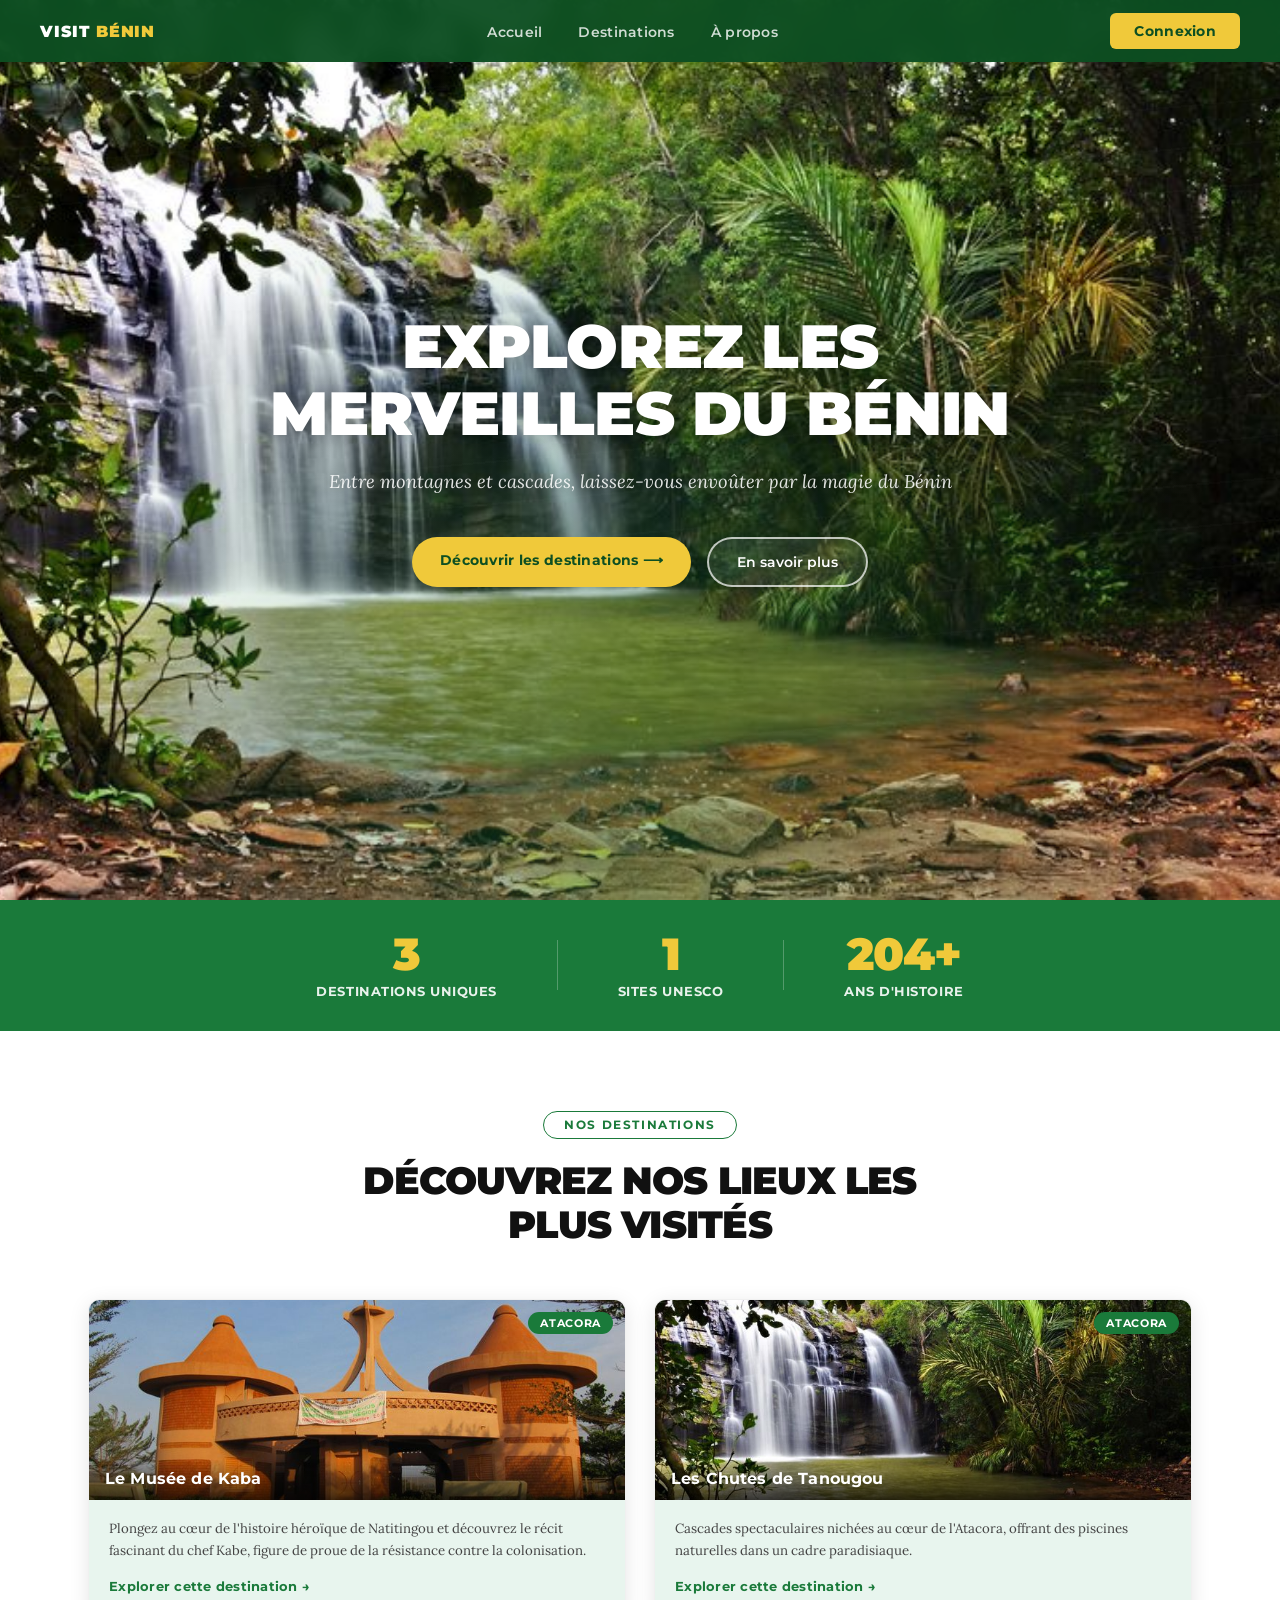
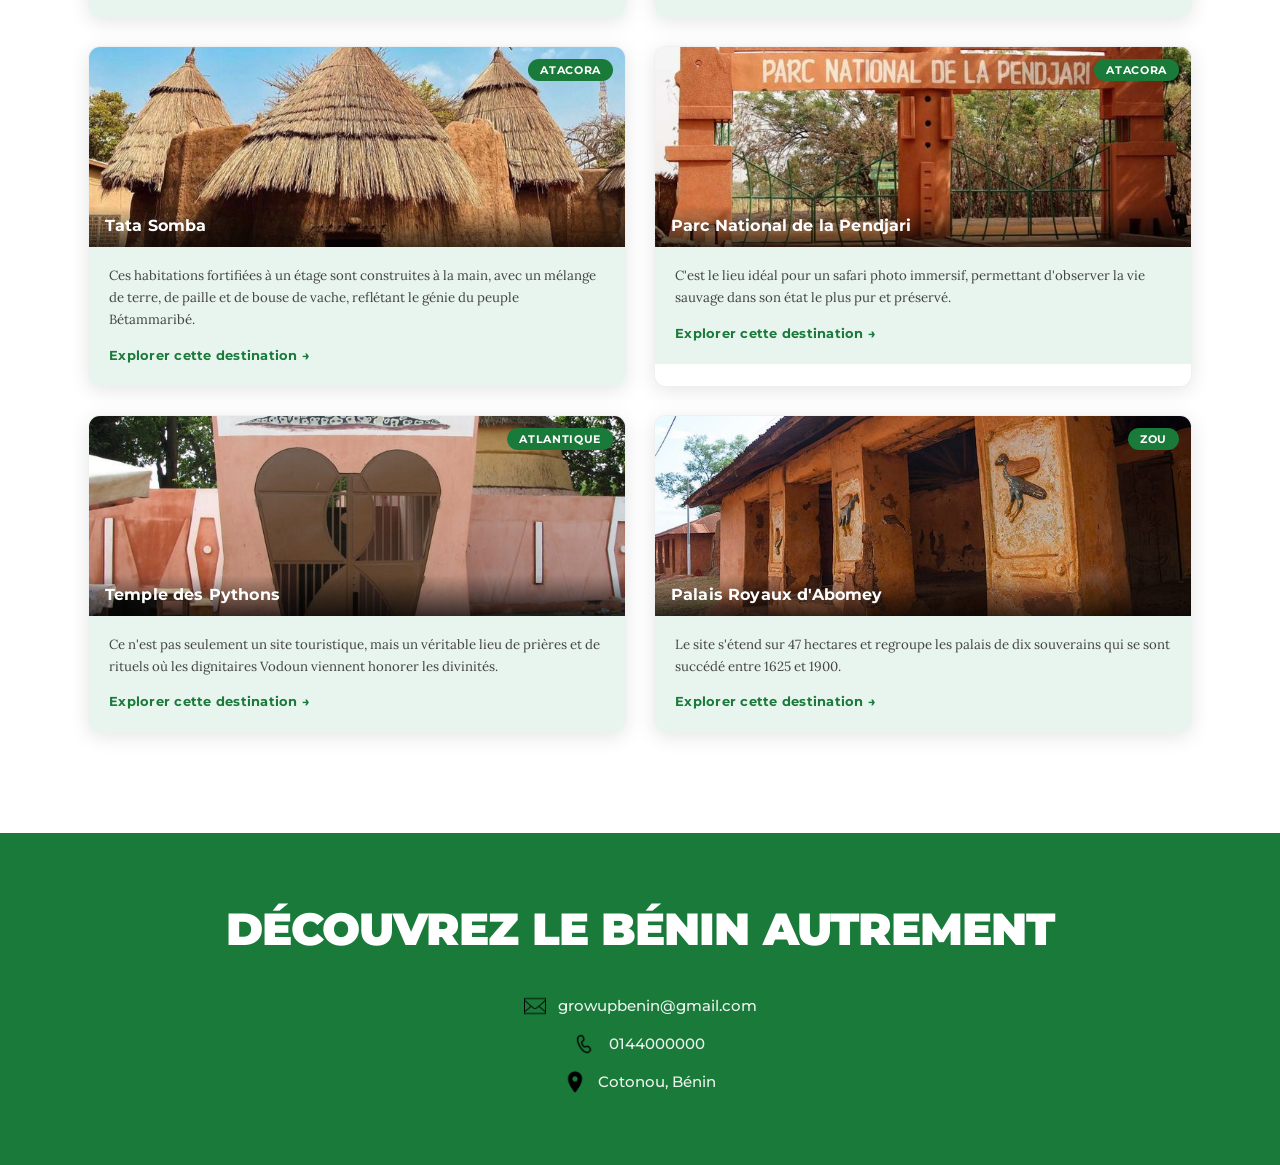
<file: index.html>
<!DOCTYPE html>
<html lang="fr">
<head>
  <meta charset="UTF-8" />
  <meta name="viewport" content="width=device-width, initial-scale=1.0" />
  <title>Grow-Up Bénin – Explorez les Merveilles du Bénin</title>
  <link rel="preconnect" href="https://fonts.googleapis.com" />
  <link rel="preconnect" href="https://fonts.gstatic.com" crossorigin />
  <link href="https://fonts.googleapis.com/css2?family=Montserrat:wght@400;600;700;800;900&family=Lora:ital,wght@0,400;0,600;1,400&display=swap" rel="stylesheet" />
  <link rel="stylesheet" href="style.css" />
</head>
<body>

  
  <nav id="barre-navigation">
    <div class="nav-marque">
      <span class="nav-marque-grow">VISIT</span>
      <span class="nav-marque-benin">BÉNIN</span>
    </div>
    <ul class="nav-liens">
      <li><a href="index.html" class="nav-lien actif">Accueil</a></li>
      <li><a href="destinations.html" class="nav-lien">Destinations</a></li>
      <li><a href="apropos.html" class="nav-lien">À propos</a></li>
    </ul>
    <a href="#contact" class="nav-bouton-contact">Connexion</a>
  </nav>

 
  <section class="section-heros" id="accueil">
   
    <img
      src="images/KOTA FALLS _ Natitingou, Benin _ Places To Visit _.jfif"
      alt="Paysage du Bénin"
      class="heros-image-fond"
    />
    <div class="heros-superposition"></div>
    <div class="heros-contenu">
      <h1 class="heros-titre">EXPLOREZ LES MERVEILLES DU BÉNIN</h1>
      <p class="heros-sous-titre">Entre montagnes et cascades, laissez-vous envoûter par la magie du Bénin</p>
      <div class="heros-boutons">
        <a href="destinations.html" class="bouton-decouvrir">Découvrir les destinations ⟶</a>
        <a href="apropos.html" class="bouton-savoir">En savoir plus</a>
      </div>
    </div>
  </section>

 
  <div class="bande-statistiques">
    <div class="statistique-element">
      <span class="statistique-chiffre" id="stat-destinations">6</span>
      <span class="statistique-etiquette">Destinations Uniques</span>
    </div>
    <div class="statistique-separateur"></div>
    <div class="statistique-element">
      <span class="statistique-chiffre" id="stat-unesco">2</span>
      <span class="statistique-etiquette">Sites UNESCO</span>
    </div>
    <div class="statistique-separateur"></div>
    <div class="statistique-element">
      <span class="statistique-chiffre" id="stat-histoire">400+</span>
      <span class="statistique-etiquette">ans d'histoire</span>
    </div>
  </div>

  <!-- ─── SECTION DESTINATIONS ─── -->
  <section class="section-destinations" id="destinations">
    <div class="destinations-entete apparition">
      <span class="etiquette-pastille">NOS DESTINATIONS</span>
      <h2 class="titre-destinations">DÉCOUVREZ NOS LIEUX LES PLUS VISITÉS</h2>
    </div>

    <div class="grille-destinations">

      <div class="carte-destination apparition">
        <div class="carte-image-conteneur">         
          <img src="images/télécharger.jfif" alt="Le Musée de Kaba" class="carte-image" />
          <span class="carte-region">Atacora</span>
          <div class="carte-titre-superpose">Le Musée de Kaba</div>
        </div>
        <div class="carte-corps">
          <p class="carte-description">Plongez au cœur de l'histoire héroïque de Natitingou et découvrez le récit fascinant du chef Kabe, figure de proue de la résistance contre la colonisation.</p>
          <a href="#" class="carte-lien">Explorer cette destination</a>
        </div>
      </div>

      <div class="carte-destination apparition" style="transition-delay:0.1s">
        <div class="carte-image-conteneur">        
          <img src="images/KOTA FALLS _ Natitingou, Benin _ Places To Visit _.jfif" alt="Les Chutes de Tanougou" class="carte-image" />
          <span class="carte-region">Atacora</span>
          <div class="carte-titre-superpose">Les Chutes de Tanougou</div>
        </div>
        <div class="carte-corps">
          <p class="carte-description">Cascades spectaculaires nichées au cœur de l'Atacora, offrant des piscines naturelles dans un cadre paradisiaque.</p>
          <a href="#" class="carte-lien">Explorer cette destination</a>
        </div>
      </div>

      <div class="carte-destination apparition" style="transition-delay:0.2s">
        <div class="carte-image-conteneur">          
          <img src="images/télécharger (1).jfif" alt="Tata Somba" class="carte-image" />
          <span class="carte-region">Atacora</span>
          <div class="carte-titre-superpose">Tata Somba</div>
        </div>
        <div class="carte-corps">
          <p class="carte-description">Ces habitations fortifiées à un étage sont construites à la main, avec un mélange de terre, de paille et de bouse de vache, reflétant le génie du peuple Bétammaribé.</p>
          <a href="#" class="carte-lien">Explorer cette destination</a>
        </div>
      </div>

      <div class="carte-destination apparition" style="transition-delay:0.3s">
        <div class="carte-image-conteneur">         
          <img src="images/Pendjari National Park_ UNESCO Biosphere Reserve in Africa.jfif" alt="Parc National de la Pendjari" class="carte-image" />
          <span class="carte-region">Atacora</span>
          <div class="carte-titre-superpose">Parc National de la Pendjari</div>
        </div>
        <div class="carte-corps">
          <p class="carte-description">C'est le lieu idéal pour un safari photo immersif, permettant d'observer la vie sauvage dans son état le plus pur et préservé.</p>
          <a href="#" class="carte-lien">Explorer cette destination</a>
        </div>
      </div>

      <div class="carte-destination apparition" style="transition-delay:0.4s">
        <div class="carte-image-conteneur">          
          <img src="images/The Temple of Python in Ouidah.jfif" alt="Temple des Pythons" class="carte-image" />
          <span class="carte-region">Atlantique</span>
          <div class="carte-titre-superpose">Temple des Pythons</div>
        </div>
        <div class="carte-corps">
          <p class="carte-description">Ce n'est pas seulement un site touristique, mais un véritable lieu de prières et de rituels où les dignitaires Vodoun viennent honorer les divinités.</p>
          <a href="#" class="carte-lien">Explorer cette destination</a>
        </div>
      </div>

      <div class="carte-destination apparition" style="transition-delay:0.5s">
        <div class="carte-image-conteneur">
          <img src="images/Benin, West Africa, Abomey, bas-reliefs at agoli-agbo former palace.jfif" alt="Palais Royaux d'Abomey" class="carte-image" />
          <span class="carte-region">Zou</span>
          <div class="carte-titre-superpose">Palais Royaux d'Abomey</div>
        </div>
        <div class="carte-corps">
          <p class="carte-description">Le site s'étend sur 47 hectares et regroupe les palais de dix souverains qui se sont succédé entre 1625 et 1900.</p>
          <a href="#" class="carte-lien">Explorer cette destination</a>
        </div>
      </div>

    </div>
  </section>


  <section class="section-contact" id="contact">
    <div class="contact-contenu apparition">
      <h2 class="contact-titre">DÉCOUVREZ LE BÉNIN AUTREMENT</h2>
      <div class="contact-infos">
        <div class="contact-ligne">
          <img src="images/icons8-mail-50.png" alt="email" class="contact-icone" />
          <span>growupbenin@gmail.com</span>
        </div>
        <div class="contact-ligne">
          <img src="images/icons8-phone-call-48.png" alt="email" class="contact-icone" />
          <span>0144000000</span>
        </div>
        <div class="contact-ligne">
          <img src="images/icons8-location-50.png" alt="email" class="contact-icone" />
          <span>Cotonou, Bénin</span>
        </div>
      </div>
    </div>
  </section>

  <script src="script.js"></script>
</body>
</html>
</file>
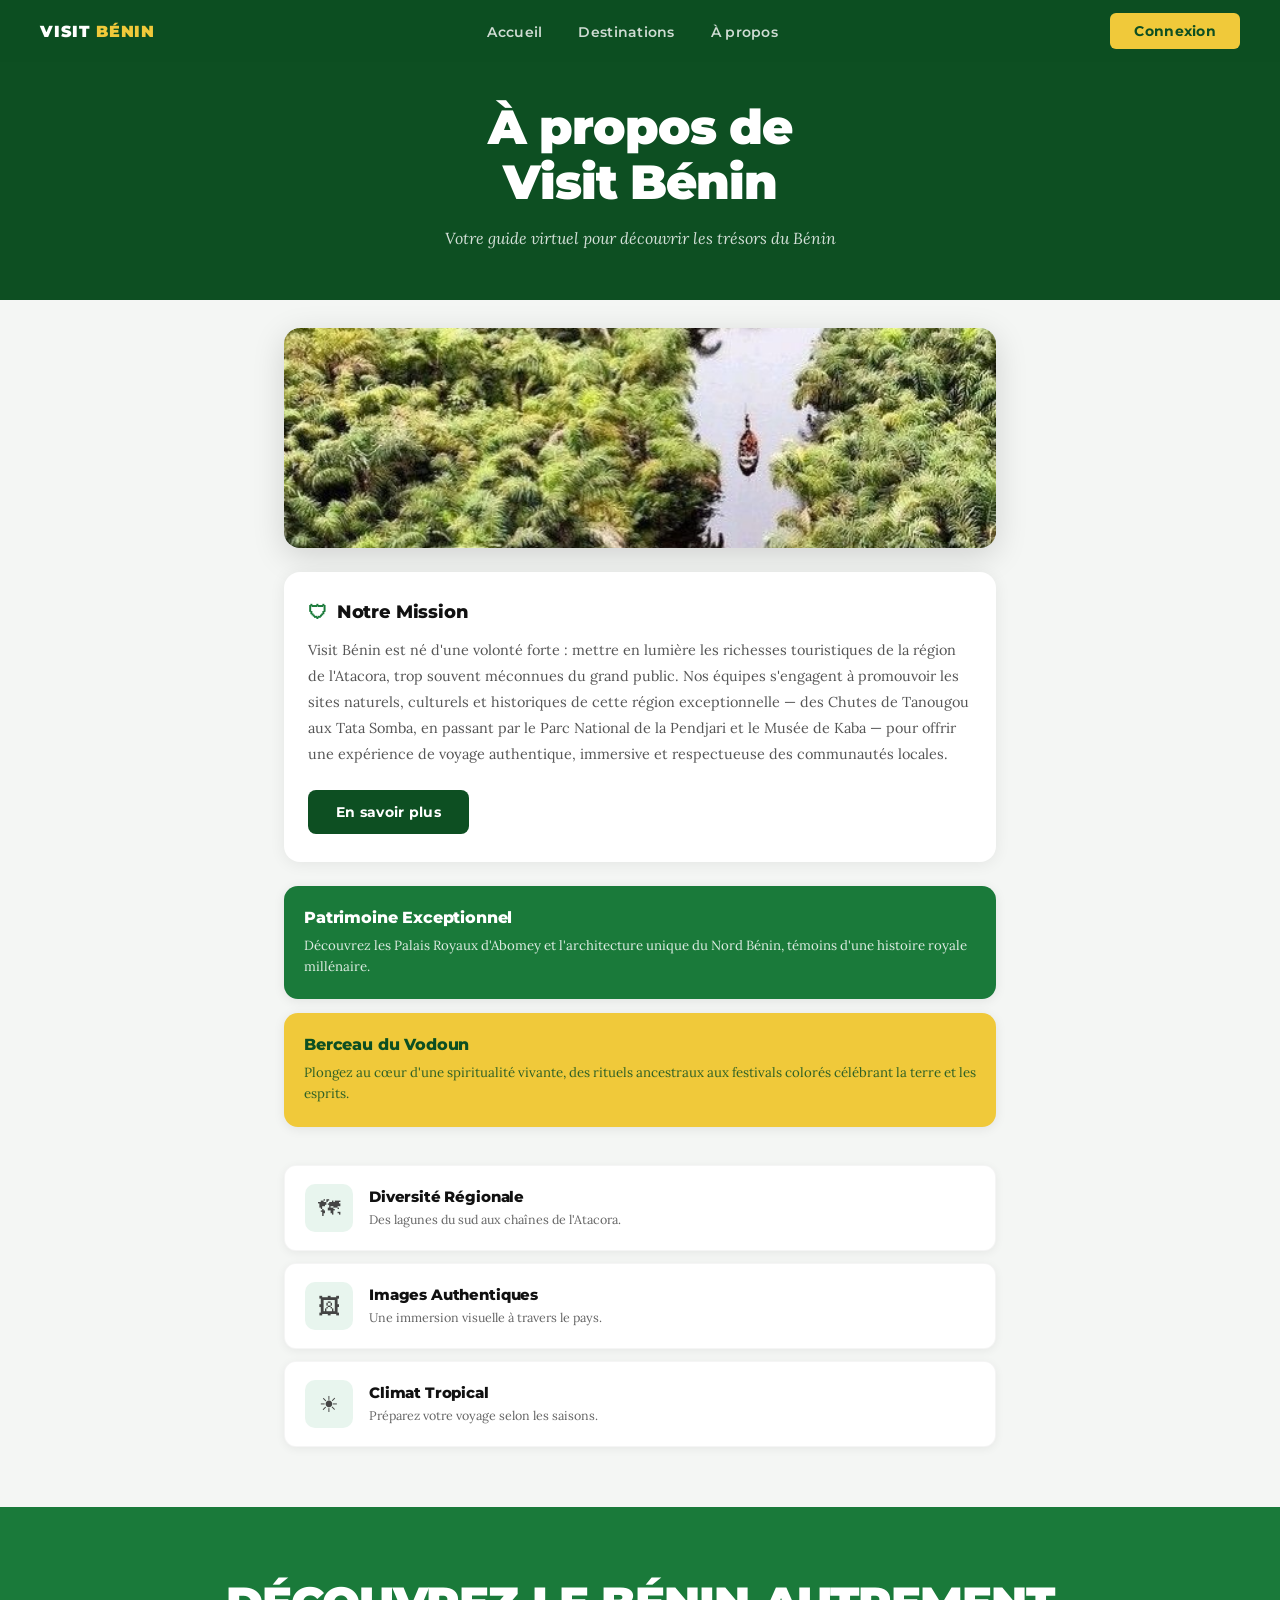
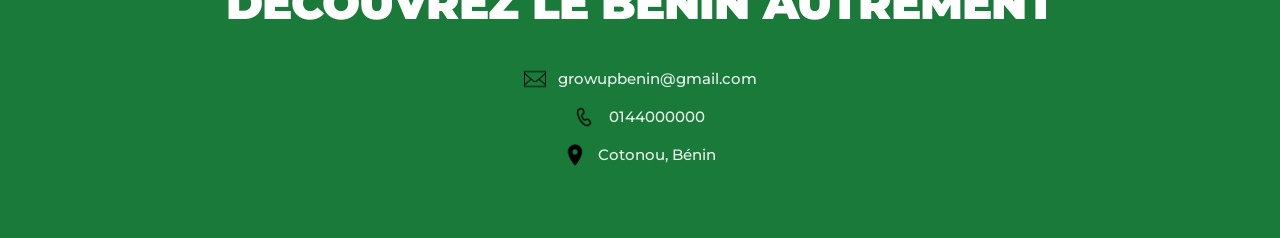
<file: apropos.html>
<!DOCTYPE html>
<html lang="fr">
<head>
  <meta charset="UTF-8" />
  <meta name="viewport" content="width=device-width, initial-scale=1.0" />
  <title>À propos – Grow-Up Bénin</title>
  <link rel="preconnect" href="https://fonts.googleapis.com" />
  <link rel="preconnect" href="https://fonts.gstatic.com" crossorigin />
  <link href="https://fonts.googleapis.com/css2?family=Montserrat:wght@400;600;700;800;900&family=Lora:ital,wght@0,400;0,600;1,400&display=swap" rel="stylesheet" />
  <link rel="stylesheet" href="style.css" />
  <link rel="stylesheet" href="style-apropos.css" />
</head>
<body class="page-apropos">

  <nav id="barre-navigation">
    <div class="nav-marque">
      <span class="nav-marque-grow">VISIT</span>
      <span class="nav-marque-benin">BÉNIN</span>
    </div>
    <ul class="nav-liens">
      <li><a href="index.html" class="nav-lien">Accueil</a></li>
      <li><a href="destinations.html" class="nav-lien">Destinations</a></li>
      <li><a href="apropos.html" class="nav-lien actif">À propos</a></li>
    </ul>
    <a href="guide.html" class="nav-bouton-contact">Connexion</a>
  </nav>

  
  <section class="apropos-entete">
    <h1 class="apropos-entete-titre">À propos de<br/>Visit Bénin</h1>
    <p class="apropos-entete-sous-titre">
      Votre guide virtuel pour découvrir les trésors du Bénin
    </p>
  </section>

  <div class="apropos-image-principale">
    <img src="images/Benin 🇧🇯.jfif" alt="Bénin paysage" class="apropos-photo" />
  </div>

  <div class="apropos-section">
    <div class="apropos-carte apparition">
      <h2 class="apropos-carte-titre">
        <span class="apropos-carte-icone">🛡</span> Notre Mission
      </h2>
      <p class="apropos-carte-texte">
        Visit Bénin est né d'une volonté forte : mettre en lumière les richesses
        touristiques de la région de l'Atacora, trop souvent méconnues du grand public.
        Nos équipes s'engagent à promouvoir les sites naturels, culturels et historiques
        de cette région exceptionnelle — des Chutes de Tanougou aux Tata Somba, en passant
        par le Parc National de la Pendjari et le Musée de Kaba — pour offrir une
        expérience de voyage authentique, immersive et respectueuse des communautés locales.
      </p>
      <a href="destinations.html" class="apropos-bouton-mission">En savoir plus</a>
    </div>
  </div>

  <!-- ─── CARTES THÉMATIQUES ─── -->
  <div class="apropos-section">

    <!-- Carte verte : Patrimoine -->
    <div class="apropos-thematique apropos-thematique-verte apparition">
      <div class="apropos-thematique-texte">
        <h3 class="apropos-thematique-titre">Patrimoine Exceptionnel</h3>
        <p class="apropos-thematique-description">
          Découvrez les Palais Royaux d'Abomey et l'architecture unique du Nord Bénin,
          témoins d'une histoire royale millénaire.
        </p>
      </div>
      
    </div>

    <!-- Carte jaune : Vodoun -->
    <div class="apropos-thematique apropos-thematique-jaune apparition">
      <div class="apropos-thematique-texte">
        <h3 class="apropos-thematique-titre">Berceau du Vodoun</h3>
        <p class="apropos-thematique-description">
          Plongez au cœur d'une spiritualité vivante, des rituels ancestraux
          aux festivals colorés célébrant la terre et les esprits.
        </p>
      </div>
    </div>

  </div>

  <!-- ─── LISTE DES ATOUTS ─── -->
  <div class="apropos-section apropos-atouts">

    <div class="apropos-atout apparition">
      <div class="apropos-atout-icone-conteneur">
        <span class="apropos-atout-icone">🗺</span>
      </div>
      <div class="apropos-atout-contenu">
        <h4 class="apropos-atout-titre">Diversité Régionale</h4>
        <p class="apropos-atout-description">Des lagunes du sud aux chaînes de l'Atacora.</p>
      </div>
    </div>

    <div class="apropos-atout apparition" style="transition-delay:0.1s">
      <div class="apropos-atout-icone-conteneur">
        <span class="apropos-atout-icone">🖼</span>
      </div>
      <div class="apropos-atout-contenu">
        <h4 class="apropos-atout-titre">Images Authentiques</h4>
        <p class="apropos-atout-description">Une immersion visuelle à travers le pays.</p>
      </div>
    </div>

    <div class="apropos-atout apparition" style="transition-delay:0.2s">
      <div class="apropos-atout-icone-conteneur">
        <span class="apropos-atout-icone">☀</span>
      </div>
      <div class="apropos-atout-contenu">
        <h4 class="apropos-atout-titre">Climat Tropical</h4>
        <p class="apropos-atout-description">Préparez votre voyage selon les saisons.</p>
      </div>
    </div>

  </div>

   <section class="section-contact" id="contact">
    <div class="contact-contenu apparition">
      <h2 class="contact-titre">DÉCOUVREZ LE BÉNIN AUTREMENT</h2>
      <div class="contact-infos">
        <div class="contact-ligne">
          <img src="images/icons8-mail-50.png" alt="email" class="contact-icone" />
          <span>growupbenin@gmail.com</span>
        </div>
        <div class="contact-ligne">
          <img src="images/icons8-phone-call-48.png" alt="email" class="contact-icone" />
          <span>0144000000</span>
        </div>
        <div class="contact-ligne">
          <img src="images/icons8-location-50.png" alt="email" class="contact-icone" />
          <span>Cotonou, Bénin</span>
        </div>
      </div>
    </div>
  </section>


  <script src="script.js"></script>
</body>
</html>
</file>
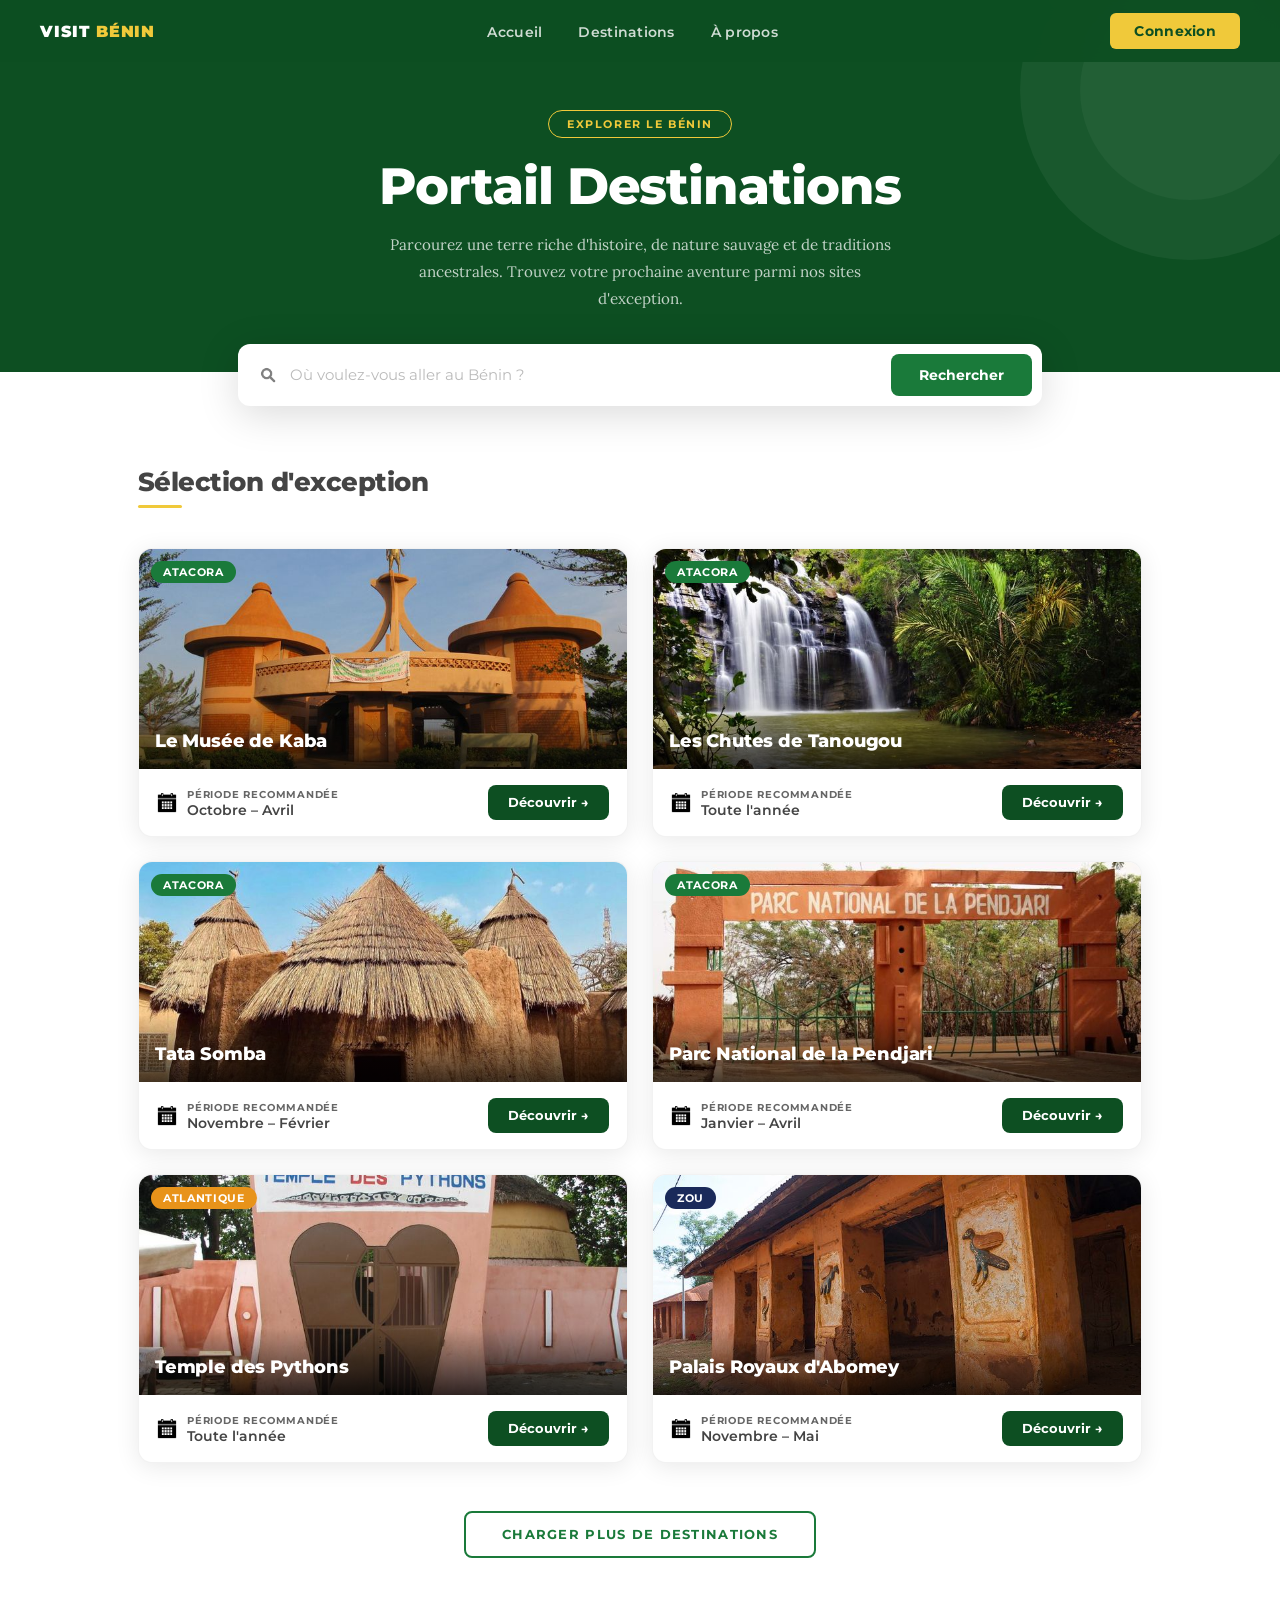
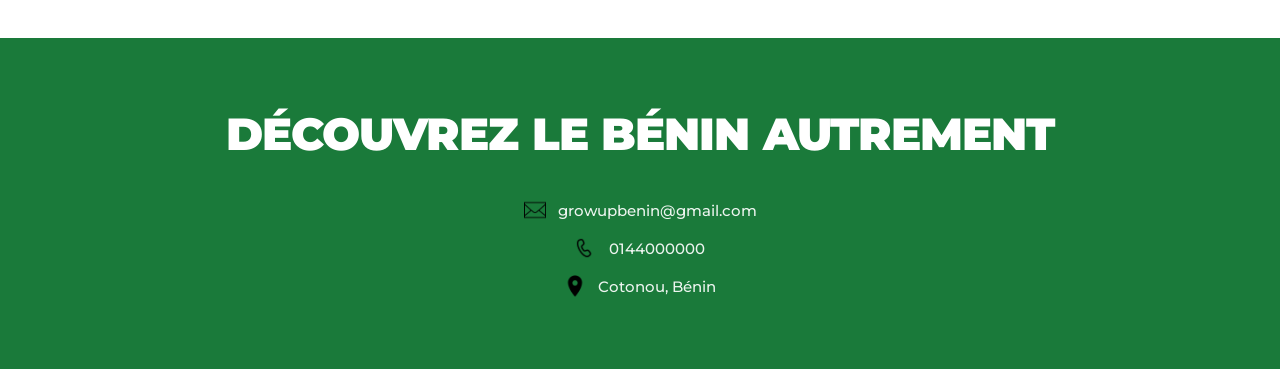
<file: destination-detail.html>
<!DOCTYPE html>
<html lang="fr">
<head>
  <meta charset="UTF-8" />
  <meta name="viewport" content="width=device-width, initial-scale=1.0" />
  <title id="titre-onglet">Destination – Grow-Up Bénin</title>
  <link rel="preconnect" href="https://fonts.googleapis.com" />
  <link rel="preconnect" href="https://fonts.gstatic.com" crossorigin />
  <link href="https://fonts.googleapis.com/css2?family=Montserrat:wght@400;600;700;800;900&family=Lora:ital,wght@0,400;0,600;1,400&display=swap" rel="stylesheet" />
  <link rel="stylesheet" href="style.css" />
</head>
<body>

  <nav id="barre-navigation">
    <div class="nav-marque">
      <span class="nav-marque-grow">VISIT</span>
      <span class="nav-marque-benin">BÉNIN</span>
    </div>
    <ul class="nav-liens">
      <li><a href="index.html" class="nav-lien">Accueil</a></li>
      <li><a href="destinations.html" class="nav-lien actif">Destinations</a></li>
      <li><a href="apropos.html" class="nav-lien">À propos</a></li>
    </ul>
    <a href="#contact" class="nav-bouton-contact">Connexion</a>
  </nav>


  <section class="detail-heros">
    <a href="destinations.html" class="detail-lien-retour">← Voir d'autres destinations</a>
    <img src="" alt="" class="detail-heros-image" id="detail-image" />
    <div class="detail-heros-superposition"></div>
    <div class="detail-heros-contenu">
      <span class="detail-badge-region" id="detail-badge-region"></span>
      <h1 class="detail-titre" id="detail-titre"></h1>
      <p class="detail-localisation" id="detail-localisation"></p>
    </div>
  </section>


  <div class="detail-corps">

   
    <div class="detail-colonne-principale">
      <div class="detail-bloc apparition">
        <h2 class="detail-sous-titre">À propos</h2>
        <p class="detail-texte" id="detail-apropos"></p>
      </div>
      <div class="detail-bloc apparition">
        <h2 class="detail-sous-titre">Histoire & Patrimoine</h2>
        <p class="detail-texte" id="detail-histoire"></p>
      </div>

<div class="detail-bloc detail-bloc-video apparition">
  <h2 class="detail-sous-titre">Vivez l'expérience</h2>
  <div class="detail-video-conteneur">
    <video
      id="detail-video"
      class="detail-video"
      controls
      poster=""
    >
      <source src="" type="video/mp4" />
      Votre navigateur ne supporte pas la lecture vidéo.
    </video>
  </div>
</div>
    </div>

  
    <aside class="detail-colonne-laterale">

      
      <div class="detail-encart detail-encart-vert apparition">
        <h3 class="detail-encart-titre">
          <span>⭐</span> Points Forts
        </h3>
        <ul class="detail-liste-points" id="detail-points-forts"></ul>
      </div>

      <!-- Meilleure période -->
      <div class="detail-encart apparition">
        <div class="detail-info-ligne">
          <img src="images/icons8-calendar-50.png" alt="" class="detail-info-icone" />
          <div>
            <div class="detail-info-etiquette">Meilleure période</div>
            <div class="detail-info-valeur" id="detail-periode"></div>
          </div>
        </div>
      </div>

      
      <div class="detail-encart apparition">
        <div class="detail-info-ligne">
          <img src="images/icons8-location-50.png" alt="" class="detail-info-icone" />
          <div>
            <div class="detail-info-etiquette">Localisation</div>
            <div class="detail-info-valeur" id="detail-coords"></div>
          </div>
        </div>
      </div>

      
      <div class="detail-encart detail-encart-jaune apparition">
        <img src="images/icons8-compass-50.png" alt="" class="detail-cta-icone" />

        <p class="detail-cta-texte">Prêt pour l'aventure ?<br/><span>Réservez un guide local certifié</span></p>
        <a href="guide.html" class="detail-cta-bouton">Contacter un guide</a>
      </div>

    </aside>
  </div>

  <section class="detail-autres">
    <h2 class="detail-autres-titre">Autres destinations à explorer</h2>
    <div class="detail-autres-grille" id="detail-autres-grille"></div>
  </section>

  <section class="section-contact" id="contact">
    <div class="contact-contenu apparition">
      <h2 class="contact-titre">DÉCOUVREZ LE BÉNIN AUTREMENT</h2>
      <div class="contact-infos">
        <div class="contact-ligne">
          <img src="images/icons8-mail-50.png" alt="email" class="contact-icone" />
          <span>growupbenin@gmail.com</span>
        </div>
        <div class="contact-ligne">
          <img src="images/icons8-phone-call-48.png" alt="email" class="contact-icone" />
          <span>0144000000</span>
        </div>
        <div class="contact-ligne">
          <img src="images/icons8-location-50.png" alt="email" class="contact-icone" />
          <span>Cotonou, Bénin</span>
        </div>
      </div>
    </div>
  </section>

  <script src="script.js"></script>
</body>
</html>
</file>
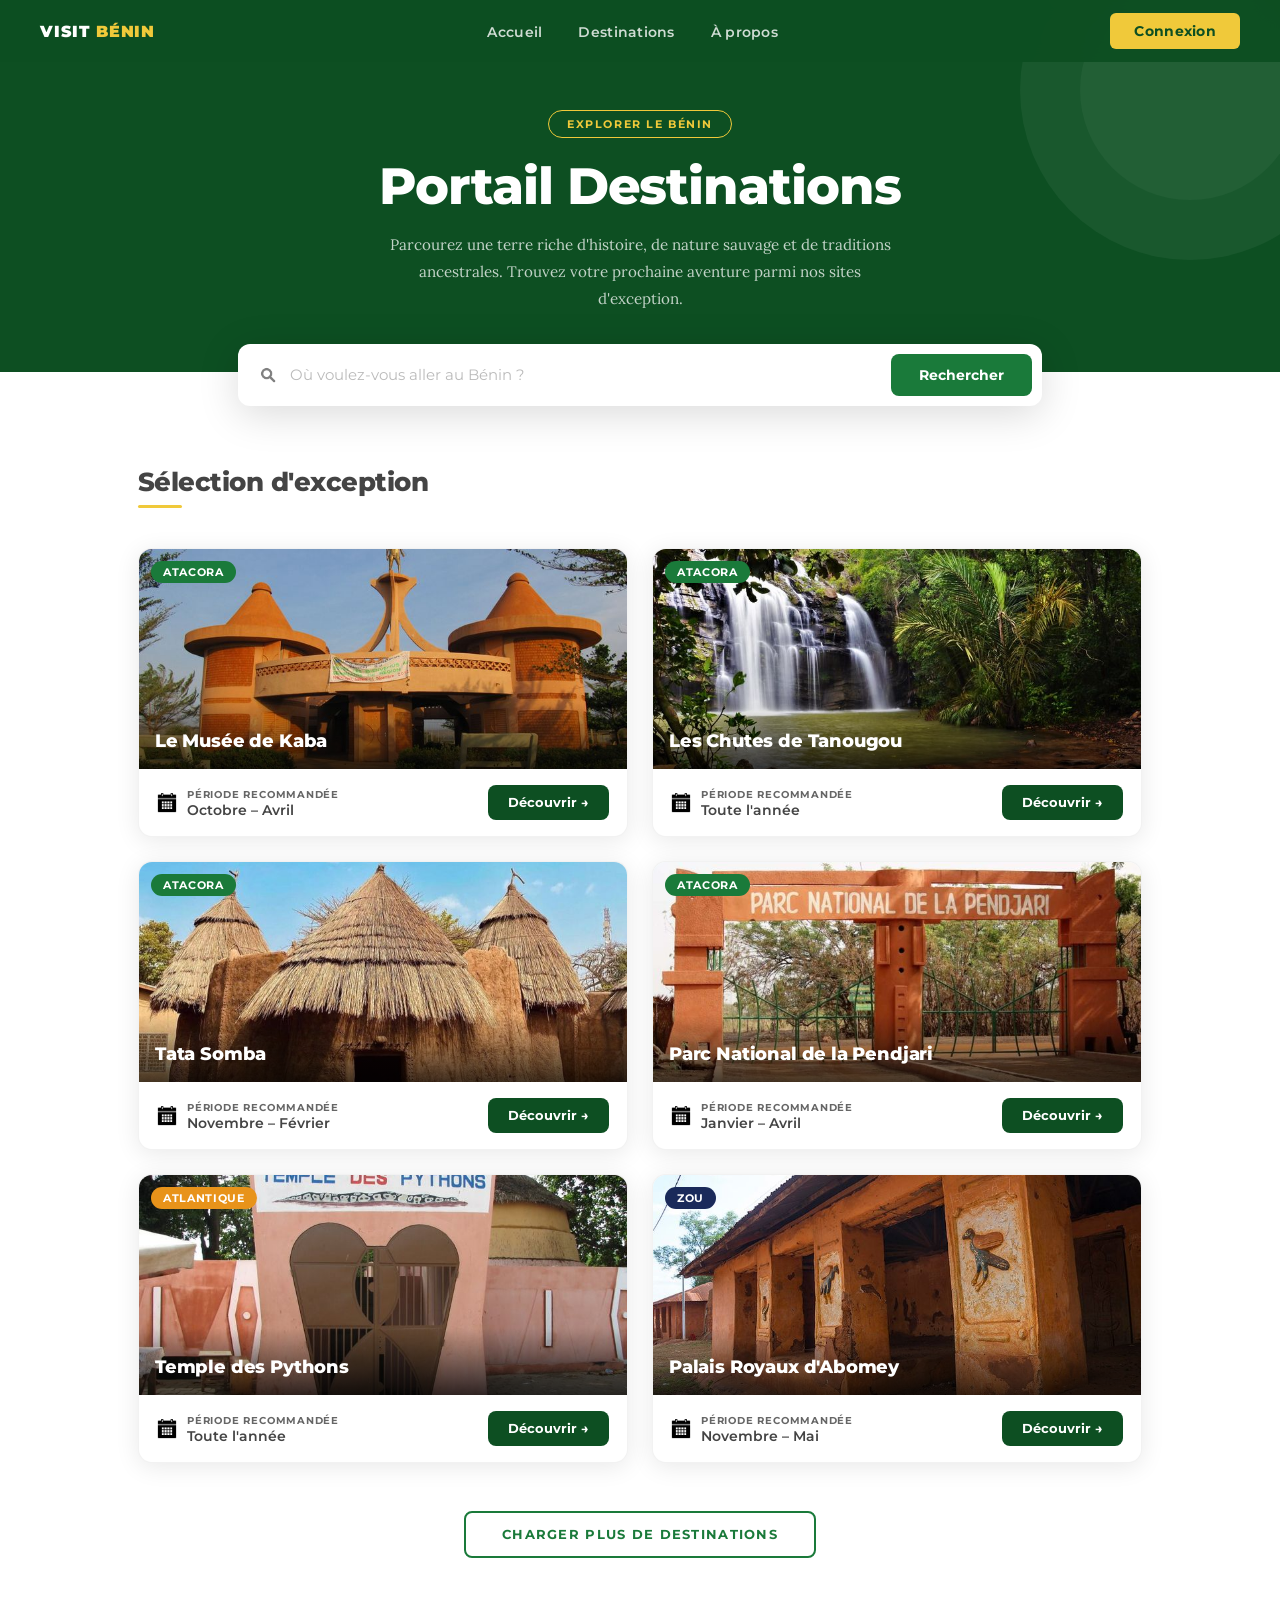
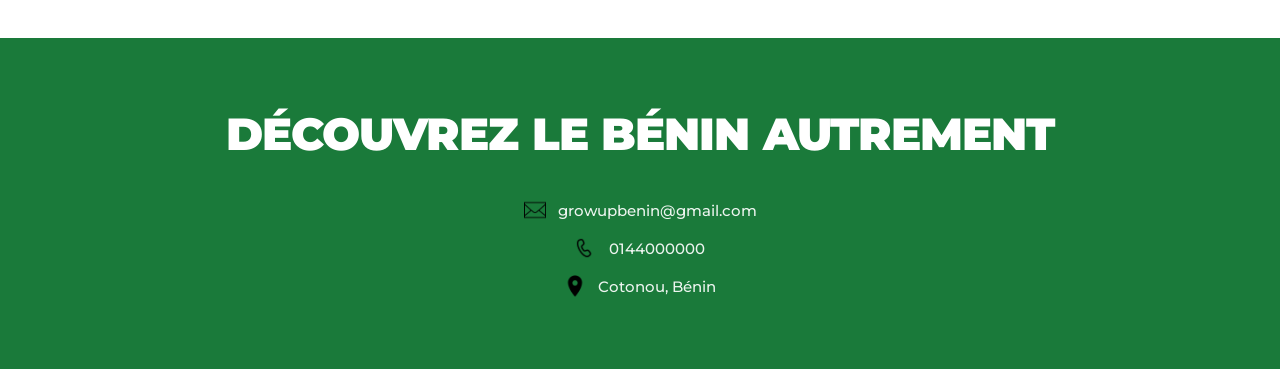
<file: destinations.html>
<!DOCTYPE html>
<html lang="fr">
<head>
  <meta charset="UTF-8" />
  <meta name="viewport" content="width=device-width, initial-scale=1.0" />
  <title>Destinations – Grow-Up Bénin</title>
  <link rel="preconnect" href="https://fonts.googleapis.com" />
  <link rel="preconnect" href="https://fonts.gstatic.com" crossorigin />
  <link href="https://fonts.googleapis.com/css2?family=Montserrat:wght@400;600;700;800;900&family=Lora:ital,wght@0,400;0,600;1,400&display=swap" rel="stylesheet" />
  <link rel="stylesheet" href="style.css" />
</head>
<body>

 
  <nav id="barre-navigation">
    <div class="nav-marque">
      <span class="nav-marque-grow">VISIT</span>
      <span class="nav-marque-benin">BÉNIN</span>
    </div>
    <ul class="nav-liens">
      <li><a href="index.html" class="nav-lien">Accueil</a></li>
      <li><a href="destinations.html" class="nav-lien actif">Destinations</a></li>
      <li><a href="apropos.html" class="nav-lien">À propos</a></li>
    </ul>
    <a href="#contact" class="nav-bouton-contact">Connexion</a>
  </nav>

  <section class="entete-destinations">
    <div class="entete-cercle-deco"></div>
    <div class="entete-destinations-contenu">
      <span class="entete-destinations-pastille">EXPLORER LE BÉNIN</span>
      <h1 class="entete-destinations-titre">Portail Destinations</h1>
      <p class="entete-destinations-description">
        Parcourez une terre riche d'histoire, de nature sauvage et de traditions
        ancestrales. Trouvez votre prochaine aventure parmi nos sites d'exception.
      </p>
    </div>
  </section>

  
  <div class="conteneur-recherche">
    <div class="barre-recherche">
      <img src="images/icons8-search-64.png" alt="" class="recherche-icone" />
      <input
        type="text"
        class="recherche-champ"
        id="champ-recherche"
        placeholder="Où voulez-vous aller au Bénin ?"
      />
      <button class="recherche-bouton" id="bouton-rechercher">Rechercher</button>
    </div>
  </div>

  <section class="section-selection">
    <h2 class="titre-selection">Sélection d'exception</h2>
    <div class="soulignement-selection"></div>

    <div class="grille-selection" id="grille-destinations">
      <div class="carte-selection apparition">
        <div class="carte-selection-visuel">
          <img src="images/télécharger.jfif" alt="Le Musée de Kaba" class="carte-selection-photo" />
          <span class="carte-selection-badge badge-atacora">Atacora</span>
          <div class="carte-selection-superpose">
            <h3 class="carte-selection-nom">Le Musée de Kaba</h3>
            
          </div>
        </div>
        <div class="carte-selection-pied">
          <div class="carte-selection-periode">
            <img src="images/icons8-calendar-50.png" alt="" class="periode-icone" />
            <div>
              <div class="periode-etiquette">PÉRIODE RECOMMANDÉE</div>
              <div class="periode-valeur">Octobre – Avril</div>
            </div>
          </div>
          <a href="#" class="bouton-decouvrir-carte">Découvrir →</a>
        </div>
      </div>

     
      <div class="carte-selection apparition" style="transition-delay:0.1s">
        <div class="carte-selection-visuel">
          <img src="images/KOTA FALLS _ Natitingou, Benin _ Places To Visit _.jfif" alt="Les Chutes de Tanougou" class="carte-selection-photo" />
          <span class="carte-selection-badge badge-atacora">Atacora</span>
          <div class="carte-selection-superpose">
            <h3 class="carte-selection-nom">Les Chutes de Tanougou</h3>
            
          </div>
        </div>
        <div class="carte-selection-pied">
          <div class="carte-selection-periode">
            <img src="images/icons8-calendar-50.png" alt="" class="periode-icone" />
            <div>
              <div class="periode-etiquette">PÉRIODE RECOMMANDÉE</div>
              <div class="periode-valeur">Toute l'année</div>
            </div>
          </div>
          <a href="#" class="bouton-decouvrir-carte">Découvrir →</a>
        </div>
      </div>

      
      <div class="carte-selection apparition" style="transition-delay:0.2s">
        <div class="carte-selection-visuel">
          <img src="images/télécharger (1).jfif" alt="Tata Somba" class="carte-selection-photo" />
          <span class="carte-selection-badge badge-atacora">Atacora</span>
          <div class="carte-selection-superpose">
            <h3 class="carte-selection-nom">Tata Somba</h3>
           
          </div>
        </div>
        <div class="carte-selection-pied">
          <div class="carte-selection-periode">
           <img src="images/icons8-calendar-50.png" alt="" class="periode-icone" />
            <div>
              <div class="periode-etiquette">PÉRIODE RECOMMANDÉE</div>
              <div class="periode-valeur">Novembre – Février</div>
            </div>
          </div>
          <a href="#" class="bouton-decouvrir-carte">Découvrir →</a>
        </div>
      </div>

      <div class="carte-selection apparition" style="transition-delay:0.3s">
        <div class="carte-selection-visuel">
          <img src="images/Pendjari National Park_ UNESCO Biosphere Reserve in Africa.jfif" alt="Parc National de la Pendjari" class="carte-selection-photo" />
          <span class="carte-selection-badge badge-atacora">Atacora</span>
          <div class="carte-selection-superpose">
            <h3 class="carte-selection-nom">Parc National de la Pendjari</h3>
            
          </div>
        </div>
        <div class="carte-selection-pied">
          <div class="carte-selection-periode">
            <img src="images/icons8-calendar-50.png" alt="" class="periode-icone" />
            <div>
              <div class="periode-etiquette">PÉRIODE RECOMMANDÉE</div>
              <div class="periode-valeur">Janvier – Avril</div>
            </div>
          </div>
          <a href="#" class="bouton-decouvrir-carte">Découvrir →</a>
        </div>
      </div>

      <div class="carte-selection apparition" style="transition-delay:0.4s">
        <div class="carte-selection-visuel">
          <img src="images/The Temple of Python in Ouidah.jfif" alt="Temple des Pythons" class="carte-selection-photo" />
          <span class="carte-selection-badge badge-atlantique">Atlantique</span>
          <div class="carte-selection-superpose">
            <h3 class="carte-selection-nom">Temple des Pythons</h3>
            
          </div>
        </div>
        <div class="carte-selection-pied">
          <div class="carte-selection-periode">
            <img src="images/icons8-calendar-50.png" alt="" class="periode-icone" />
            <div>
              <div class="periode-etiquette">PÉRIODE RECOMMANDÉE</div>
              <div class="periode-valeur">Toute l'année</div>
            </div>
          </div>
          <a href="#" class="bouton-decouvrir-carte">Découvrir →</a>
        </div>
      </div>

      <div class="carte-selection apparition" style="transition-delay:0.5s">
        <div class="carte-selection-visuel">
          <img src="images/Benin, West Africa, Abomey, bas-reliefs at agoli-agbo former palace.jfif" alt="Palais Royaux d'Abomey" class="carte-selection-photo" />
          <span class="carte-selection-badge badge-zou">Zou</span>
          <div class="carte-selection-superpose">
            <h3 class="carte-selection-nom">Palais Royaux d'Abomey</h3>
          </div>
        </div>
        <div class="carte-selection-pied">
          <div class="carte-selection-periode">
            <img src="images/icons8-calendar-50.png" alt="" class="periode-icone" />
            <div>
              <div class="periode-etiquette">PÉRIODE RECOMMANDÉE</div>
              <div class="periode-valeur">Novembre – Mai</div>
            </div>
          </div>
          <a href="#" class="bouton-decouvrir-carte">Découvrir →</a>
        </div>
      </div>

    </div>

    
    <div class="conteneur-charger-plus">
      <button class="bouton-charger-plus" id="bouton-charger-plus">
        CHARGER PLUS DE DESTINATIONS
      </button>
    </div>

  </section>


  <section class="section-contact" id="contact">
    <div class="contact-contenu apparition">
      <h2 class="contact-titre">DÉCOUVREZ LE BÉNIN AUTREMENT</h2>
      <div class="contact-infos">
        <div class="contact-ligne">
          <img src="images/icons8-mail-50.png" alt="email" class="contact-icone" />
          <span>growupbenin@gmail.com</span>
        </div>
        <div class="contact-ligne">
          <img src="images/icons8-phone-call-48.png" alt="email" class="contact-icone" />
          <span>0144000000</span>
        </div>
        <div class="contact-ligne">
          <img src="images/icons8-location-50.png" alt="email" class="contact-icone" />
          <span>Cotonou, Bénin</span>
        </div>
      </div>
    </div>
  </section>

  <script src="script.js"></script>
</body>
</html>
</file>
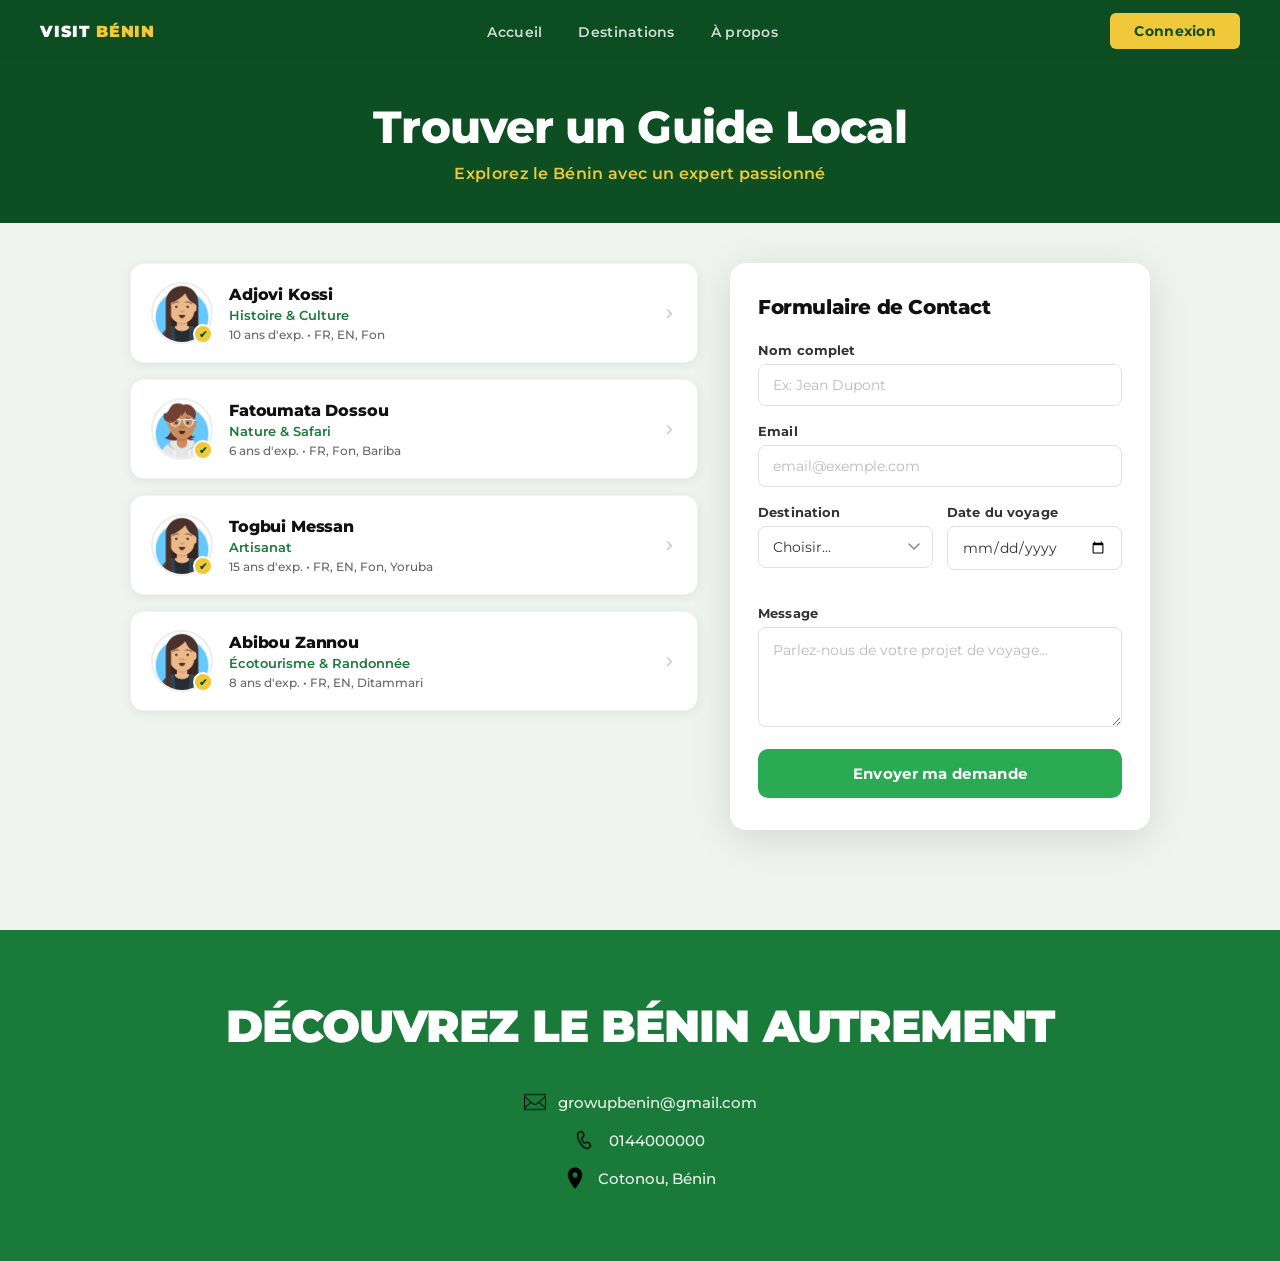
<file: guide.html>
<!DOCTYPE html>
<html lang="fr">
<head>
  <meta charset="UTF-8" />
  <meta name="viewport" content="width=device-width, initial-scale=1.0" />
  <title>Trouver un Guide – Visit Bénin</title>
  <link rel="preconnect" href="https://fonts.googleapis.com" />
  <link rel="preconnect" href="https://fonts.gstatic.com" crossorigin />
  <link href="https://fonts.googleapis.com/css2?family=Montserrat:wght@400;600;700;800;900&family=Lora:ital,wght@0,400;0,600;1,400&display=swap" rel="stylesheet" />
  <link rel="stylesheet" href="style.css" />
  <link rel="stylesheet" href="style-guide.css" />
</head>
<body class="page-guide">


  <nav id="barre-navigation">
    <div class="nav-marque">
      <span class="nav-marque-grow">VISIT</span>
      <span class="nav-marque-benin">BÉNIN</span>
    </div>
    <ul class="nav-liens">
      <li><a href="index.html" class="nav-lien">Accueil</a></li>
      <li><a href="destinations.html" class="nav-lien">Destinations</a></li>
      <li><a href="apropos.html" class="nav-lien">À propos</a></li>
    </ul>
    <a href="#formulaire-contact" class="nav-bouton-contact">Connexion</a>
  </nav>

  <section class="guide-entete">
    <h1 class="guide-entete-titre">Trouver un Guide Local</h1>
    <p class="guide-entete-sous-titre">Explorez le Bénin avec un expert passionné</p>
  </section>

  <div class="guide-corps">

    <div class="guide-liste" id="liste-guides">

      <div class="guide-carte apparition" data-id="adjovi-kossi">
        <div class="guide-carte-avatar-conteneur">
          <img src="images/guides/avataaars.png" alt="Adjovi Kossi" class="guide-carte-avatar" />
          <span class="guide-carte-badge-verifie">✔</span>
        </div>
        <div class="guide-carte-infos">
          <h3 class="guide-carte-nom">Adjovi Kossi</h3>
          <p class="guide-carte-specialite">Histoire & Culture</p>
          <p class="guide-carte-details">10 ans d'exp. • FR, EN, Fon</p>
        </div>
        <button class="guide-carte-fleche" aria-label="Voir le profil">›</button>
      </div>

      <div class="guide-carte apparition" data-id="fatoumata-dossou" style="transition-delay:0.1s">
        <div class="guide-carte-avatar-conteneur">
          <img src="images/guides/avataaars1.png" alt="Fatoumata Dossou" class="guide-carte-avatar" />
          <span class="guide-carte-badge-verifie">✔</span>
        </div>
        <div class="guide-carte-infos">
          <h3 class="guide-carte-nom">Fatoumata Dossou</h3>
          <p class="guide-carte-specialite">Nature & Safari</p>
          <p class="guide-carte-details">6 ans d'exp. • FR, Fon, Bariba</p>
        </div>
        <button class="guide-carte-fleche" aria-label="Voir le profil">›</button>
      </div>

      
      <div class="guide-carte apparition" data-id="togbui-messan" style="transition-delay:0.2s">
        <div class="guide-carte-avatar-conteneur">
          <img src="images/guides/avataaars.png" alt="Togbui Messan" class="guide-carte-avatar" />
          <span class="guide-carte-badge-verifie">✔</span>
        </div>
        <div class="guide-carte-infos">
          <h3 class="guide-carte-nom">Togbui Messan</h3>
          <p class="guide-carte-specialite">Artisanat</p>
          <p class="guide-carte-details">15 ans d'exp. • FR, EN, Fon, Yoruba</p>
        </div>
        <button class="guide-carte-fleche" aria-label="Voir le profil">›</button>
      </div>

      <div class="guide-carte apparition" data-id="abibou-zannou" style="transition-delay:0.3s">
        <div class="guide-carte-avatar-conteneur">
          <img src="images/guides/avataaars.png" alt="Abibou Zannou" class="guide-carte-avatar" />
          <span class="guide-carte-badge-verifie">✔</span>
        </div>
        <div class="guide-carte-infos">
          <h3 class="guide-carte-nom">Abibou Zannou</h3>
          <p class="guide-carte-specialite">Écotourisme & Randonnée</p>
          <p class="guide-carte-details">8 ans d'exp. • FR, EN, Ditammari</p>
        </div>
        <button class="guide-carte-fleche" aria-label="Voir le profil">›</button>
      </div>

    </div>

    
    <div class="guide-formulaire-conteneur apparition" id="formulaire-contact">
      <div class="guide-formulaire-carte">
        <h2 class="guide-formulaire-titre">Formulaire de Contact</h2>

        <div class="guide-champ">
          <label class="guide-champ-etiquette" for="champ-nom">Nom complet</label>
          <input
            type="text"
            id="champ-nom"
            class="guide-champ-saisie"
            placeholder="Ex: Jean Dupont"
          />
        </div>

        <div class="guide-champ">
          <label class="guide-champ-etiquette" for="champ-email">Email</label>
          <input
            type="email"
            id="champ-email"
            class="guide-champ-saisie"
            placeholder="email@exemple.com"
          />
        </div>

        <div class="guide-champ-groupe">
          <div class="guide-champ">
            <label class="guide-champ-etiquette" for="champ-destination">Destination</label>
            <select id="champ-destination" class="guide-champ-saisie guide-champ-select">
              <option value="">Choisir...</option>
              <option value="musee-kaba">Le Musée de Kaba</option>
              <option value="chutes-tanougou">Chutes de Tanougou</option>
              <option value="tata-somba">Tata Somba</option>
              <option value="parc-pendjari">Parc Pendjari</option>
              <option value="temple-pythons">Temple des Pythons</option>
              <option value="palais-abomey">Palais d'Abomey</option>
            </select>
          </div>

          <div class="guide-champ">
            <label class="guide-champ-etiquette" for="champ-date">Date du voyage</label>
            <input
              type="date"
              id="champ-date"
              class="guide-champ-saisie"
            />
          </div>
        </div>

        <div class="guide-champ">
          <label class="guide-champ-etiquette" for="champ-message">Message</label>
          <textarea
            id="champ-message"
            class="guide-champ-saisie guide-champ-textarea"
            placeholder="Parlez-nous de votre projet de voyage..."
          ></textarea>
        </div>

        <button class="guide-bouton-envoyer" id="bouton-envoyer-demande">
          Envoyer ma demande 
        </button>

        
        <div class="guide-confirmation" id="guide-confirmation">
          Votre demande a bien été envoyée ! Un guide vous contactera sous 24h.
        </div>

      </div>
    </div>

  </div>

  

 <section class="section-contact" id="contact">
    <div class="contact-contenu apparition">
      <h2 class="contact-titre">DÉCOUVREZ LE BÉNIN AUTREMENT</h2>
      <div class="contact-infos">
        <div class="contact-ligne">
          <img src="images/icons8-mail-50.png" alt="email" class="contact-icone" />
          <span>growupbenin@gmail.com</span>
        </div>
        <div class="contact-ligne">
          <img src="images/icons8-phone-call-48.png" alt="email" class="contact-icone" />
          <span>0144000000</span>
        </div>
        <div class="contact-ligne">
          <img src="images/icons8-location-50.png" alt="email" class="contact-icone" />
          <span>Cotonou, Bénin</span>
        </div>
      </div>
    </div>
  </section>

  <script src="script.js"></script>
  <script src="script-guide.js"></script>
</body>
</html>
</file>
<file: style.css>
*, *::before, *::after {
  box-sizing: border-box;
  margin: 0;
  padding: 0;
}


:root {
  --vert-principal: #1a7a3a;
  --vert-fonce: #0d4f22;
  --vert-clair: #2aaa52;
  --jaune-or: #f0c93a;
  --jaune-vif: #FFD700;
  --blanc: #ffffff;
  --gris-clair: #f4f6f4;
  --gris-texte: #444;
  --texte-discret: #666;
  --ombre-carte: 0 4px 20px rgba(0,0,0,0.1);
  --rayon-carte: 12px;
}

html { scroll-behavior: smooth; }

body {
  font-family: 'Montserrat', sans-serif;
  background: var(--blanc);
  color: var(--gris-texte);
  overflow-x: hidden;
}

#barre-navigation {
  position: fixed;
  top: 0; left: 0; right: 0;
  z-index: 100;
  display: flex;
  align-items: center;
  justify-content: space-between;
  padding: 0 40px;
  height: 62px;
  background: rgba(13, 79, 34, 0.96);
  backdrop-filter: blur(10px);
  transition: background 0.3s;
}

.nav-marque {
  display: flex;
  align-items: baseline;
  gap: 6px;
  font-weight: 900;
  font-size: 1rem;
  letter-spacing: 0.05em;
}

.nav-marque-grow {
  color: var(--blanc);
}

.nav-marque-benin {
  color: var(--jaune-or);
}

.nav-liens {
  display: flex;
  gap: 36px;
  list-style: none;
}

.nav-lien {
  font-size: 0.875rem;
  font-weight: 600;
  color: rgba(255,255,255,0.8);
  text-decoration: none;
  letter-spacing: 0.02em;
  transition: color 0.2s;
  position: relative;
  padding-bottom: 4px;
}

.nav-lien::after {
  content: '';
  position: absolute;
  bottom: 0; left: 0;
  width: 0; height: 2px;
  background: var(--jaune-or);
  transition: width 0.3s;
}

.nav-lien:hover,
.nav-lien.actif {
  color: var(--blanc);
}

.nav-lien:hover::after,
.nav-lien.actif::after {
  width: 100%;
}

.nav-bouton-contact {
  padding: 9px 24px;
  background: var(--jaune-or);
  color: var(--vert-fonce);
  font-size: 0.875rem;
  font-weight: 700;
  border-radius: 6px;
  text-decoration: none;
  transition: all 0.25s;
  letter-spacing: 0.02em;
}

.nav-bouton-contact:hover {
  background: var(--jaune-vif);
  transform: translateY(-1px);
  box-shadow: 0 4px 16px rgba(240, 201, 58, 0.5);
}


.section-heros {
  position: relative;
  min-height: 100vh;
  display: flex;
  align-items: center;
  justify-content: center;
  overflow: hidden;
  background:
    linear-gradient(180deg,
      rgba(13, 79, 34, 0.55) 0%,
      rgba(13, 79, 34, 0.3) 50%,
      rgba(0,0,0,0.6) 100%),
    linear-gradient(135deg, #1a5c2a 0%, #2d8a45 25%, #4aaa6a 50%, #1a7a3a 75%, #0d4f22 100%);
  background-size: cover;
}

.section-heros::before {
  content: '';
  position: absolute;
  inset: 0;
  background-image:
    radial-gradient(ellipse 200px 300px at 10% 20%, rgba(255,255,255,0.04) 0%, transparent 70%),
    radial-gradient(ellipse 150px 250px at 85% 60%, rgba(255,255,255,0.03) 0%, transparent 70%),
    radial-gradient(ellipse 300px 200px at 50% 80%, rgba(0,0,0,0.2) 0%, transparent 70%);
  pointer-events: none;
}

/* Cascade simulée en fond */
.section-heros::after {
  content: '';
  position: absolute;
  inset: 0;
  background:
    repeating-linear-gradient(
      175deg,
      transparent 0px,
      transparent 40px,
      rgba(255,255,255,0.015) 40px,
      rgba(255,255,255,0.015) 42px
    );
  pointer-events: none;
}

.heros-image-fond {
  position: absolute;
  inset: 0;
  width: 100%;
  height: 100%;
  object-fit: cover;
  object-position: center;
  z-index: 0;
}

.heros-superposition {
  position: absolute;
  inset: 0;
  background: radial-gradient(ellipse at center bottom, rgba(26,122,58,0.4) 0%, transparent 70%);
  pointer-events: none;
  z-index: 1;
}

.heros-contenu {
  position: relative;
  z-index: 2;
  text-align: center;
  padding: 0 24px;
  max-width: 800px;
  animation: apparition-haut 1s ease both;
}

.heros-titre {
  font-size: clamp(2rem, 5vw, 3.8rem);
  font-weight: 900;
  color: var(--blanc);
  line-height: 1.1;
  letter-spacing: -0.01em;
  text-shadow: 0 2px 20px rgba(0,0,0,0.4);
  margin-bottom: 20px;
}

.heros-sous-titre {
  font-size: clamp(0.95rem, 2vw, 1.15rem);
  color: rgba(255,255,255,0.88);
  font-weight: 400;
  font-family: 'Lora', serif;
  font-style: italic;
  line-height: 1.6;
  margin-bottom: 40px;
  text-shadow: 0 1px 8px rgba(0,0,0,0.3);
}

.heros-boutons {
  display: flex;
  gap: 16px;
  justify-content: center;
  flex-wrap: wrap;
}

.bouton-decouvrir {
  padding: 14px 28px;
  background: var(--jaune-or);
  color: var(--vert-fonce);
  font-size: 0.9rem;
  font-weight: 700;
  border-radius: 50px;
  text-decoration: none;
  transition: all 0.25s;
  letter-spacing: 0.02em;
  white-space: nowrap;
}

.bouton-decouvrir:hover {
  background: var(--jaune-vif);
  transform: translateY(-2px);
  box-shadow: 0 8px 28px rgba(240,201,58,0.5);
}

.bouton-savoir {
  padding: 14px 28px;
  border: 2px solid rgba(255,255,255,0.7);
  color: var(--blanc);
  font-size: 0.9rem;
  font-weight: 600;
  border-radius: 50px;
  text-decoration: none;
  transition: all 0.25s;
  backdrop-filter: blur(4px);
  background: rgba(255,255,255,0.08);
}

.bouton-savoir:hover {
  border-color: var(--blanc);
  background: rgba(255,255,255,0.18);
  transform: translateY(-2px);
}

@keyframes apparition-haut {
  from { opacity: 0; transform: translateY(-24px); }
  to   { opacity: 1; transform: translateY(0); }
}


.bande-statistiques {
  background: var(--vert-principal);
  display: flex;
  align-items: center;
  justify-content: center;
  gap: 0;
  padding: 32px 48px;
}

.statistique-element {
  display: flex;
  flex-direction: column;
  align-items: center;
  gap: 6px;
  padding: 0 60px;
}

.statistique-chiffre {
  font-family: 'Montserrat', sans-serif;
  font-size: 2.8rem;
  font-weight: 900;
  color: var(--jaune-or);
  line-height: 1;
  letter-spacing: -0.02em;
}

.statistique-etiquette {
  font-size: 0.82rem;
  font-weight: 700;
  color: rgba(255,255,255,0.9);
  letter-spacing: 0.04em;
  text-transform: uppercase;
}

.statistique-separateur {
  width: 1px;
  height: 50px;
  background: rgba(255,255,255,0.25);
}


.section-destinations {
  padding: 80px 48px 100px;
  background: var(--blanc);
  max-width: 1200px;
  margin: 0 auto;
}

.destinations-entete {
  text-align: center;
  margin-bottom: 52px;
}

.etiquette-pastille {
  display: inline-block;
  padding: 6px 20px;
  border: 1.5px solid var(--vert-principal);
  border-radius: 50px;
  font-size: 0.72rem;
  font-weight: 700;
  letter-spacing: 0.14em;
  color: var(--vert-principal);
  text-transform: uppercase;
  margin-bottom: 20px;
}

.titre-destinations {
  font-size: clamp(1.6rem, 3.5vw, 2.4rem);
  font-weight: 900;
  color: #111;
  line-height: 1.15;
  letter-spacing: -0.02em;
  max-width: 600px;
  margin: 0 auto;
}

/* ─── GRILLE ─── */
.grille-destinations {
  display: grid;
  grid-template-columns: repeat(2, 1fr);
  gap: 28px;
}

/* ─── CARTES ─── */
.carte-destination {
  background: var(--blanc);
  border-radius: var(--rayon-carte);
  overflow: hidden;
  box-shadow: var(--ombre-carte);
  border: 1px solid rgba(0,0,0,0.06);
  transition: transform 0.3s, box-shadow 0.3s;
}

.carte-destination:hover {
  transform: translateY(-6px);
  box-shadow: 0 16px 40px rgba(0,0,0,0.15);
}

.carte-image-conteneur {
  position: relative;
  overflow: hidden;
}

.carte-image {
  width: 100%;
  height: 200px;
  object-fit: cover;
  object-position: center;
  display: block;
  transition: transform 0.4s ease;
}

.carte-destination:hover .carte-image {
  transform: scale(1.04);
}

.carte-region {
  position: absolute;
  top: 12px;
  right: 12px;
  background: var(--vert-principal);
  color: var(--blanc);
  font-size: 0.7rem;
  font-weight: 700;
  letter-spacing: 0.06em;
  padding: 4px 12px;
  border-radius: 50px;
  text-transform: uppercase;
}

.carte-titre-superpose {
  position: absolute;
  bottom: 0;
  left: 0;
  right: 0;
  padding: 10px 16px 12px;
  background: linear-gradient(to top, rgba(0,0,0,0.7) 0%, transparent 100%);
  color: var(--blanc);
  font-size: 1rem;
  font-weight: 700;
  letter-spacing: 0.01em;
}

.carte-corps {
  padding: 18px 20px 22px;
  background: #e8f5ee;
}

.carte-description {
  font-size: 0.83rem;
  color: var(--gris-texte);
  line-height: 1.65;
  margin-bottom: 14px;
  font-family: 'Lora', serif;
}

.carte-lien {
  font-size: 0.8rem;
  font-weight: 700;
  color: var(--vert-principal);
  text-decoration: none;
  letter-spacing: 0.02em;
  display: inline-flex;
  align-items: center;
  gap: 4px;
  transition: gap 0.2s, color 0.2s;
}

.carte-lien::after {
  content: ' →';
}

.carte-lien:hover {
  color: var(--vert-clair);
  gap: 8px;
}

.section-contact {
  background: var(--vert-principal);
  padding: 72px 48px;
  text-align: center;
}

.contact-titre {
  font-size: clamp(1.6rem, 4vw, 2.8rem);
  font-weight: 900;
  color: var(--blanc);
  letter-spacing: -0.02em;
  margin-bottom: 40px;
  line-height: 1.1;
}

.contact-infos {
  display: flex;
  flex-direction: column;
  gap: 16px;
  align-items: center;
}

.contact-ligne {
  display: flex;
  align-items: center;
  gap: 12px;
  font-size: 0.95rem;
  color: rgba(255,255,255,0.92);
  font-weight: 500;
}

.contact-icone {
  width: 22px;
  height: 22px;
  object-fit: contain;
  flex-shrink: 0;
}

.apparition {
  opacity: 0;
  transform: translateY(28px);
  transition: opacity 0.7s ease, transform 0.7s ease;
}

.apparition.visible {
  opacity: 1;
  transform: translateY(0);
}


@media (max-width: 768px) {
  #barre-navigation {
    padding: 0 16px;
  }

  .nav-marque {
    font-size: 0.85rem;
  }

  .nav-liens {
    display: flex; 
    gap: 16px;     
  }

  .nav-lien {
    font-size: 0.75rem; 
  }

  .nav-bouton-contact {
    padding: 7px 12px;
    font-size: 0.75rem;
  }

  .section-destinations {
    padding: 60px 20px 72px;
  }

  .grille-destinations {
    grid-template-columns: 1fr;
    gap: 20px;
  }

  .bande-statistiques {
    padding: 28px 20px;
    gap: 0;
  }

  .statistique-element {
    padding: 0 24px;
  }

  .statistique-chiffre {
    font-size: 2rem;
  }

  .section-contact {
    padding: 56px 24px;
  }

  .heros-titre {
    font-size: 1.9rem;
  }
}


.entete-destinations {
  background: var(--vert-fonce);
  padding: 110px 48px 60px;
  text-align: center;
  position: relative;
  overflow: hidden;
}

.entete-cercle-deco {
  position: absolute;
  top: -80px; right: -80px;
  width: 340px; height: 340px;
  border-radius: 50%;
  background: rgba(255,255,255,0.05);
  pointer-events: none;
}

.entete-cercle-deco::before {
  content: '';
  position: absolute;
  top: 60px; left: 60px;
  width: 220px; height: 220px;
  border-radius: 50%;
  background: rgba(255,255,255,0.04);
}

.entete-destinations-contenu {
  position: relative;
  z-index: 1;
  max-width: 680px;
  margin: 0 auto;
  animation: apparition-haut 0.8s ease both;
}

.entete-destinations-pastille {
  display: inline-block;
  padding: 6px 18px;
  border: 1.5px solid var(--jaune-or);
  border-radius: 50px;
  font-size: 0.7rem;
  font-weight: 700;
  letter-spacing: 0.14em;
  color: var(--jaune-or);
  text-transform: uppercase;
  margin-bottom: 20px;
}

.entete-destinations-titre {
  font-size: clamp(2rem, 5vw, 3.2rem);
  font-weight: 800;
  color: var(--blanc);
  line-height: 1.1;
  letter-spacing: -0.02em;
  margin-bottom: 18px;
}

.entete-destinations-description {
  font-size: 0.95rem;
  color: rgba(255,255,255,0.75);
  line-height: 1.75;
  font-family: 'Lora', serif;
  max-width: 520px;
  margin: 0 auto;
}


.conteneur-recherche {
  padding: 0 48px;
  max-width: 900px;
  margin: -28px auto 0;
  position: relative;
  z-index: 10;
}

.barre-recherche {
  display: flex;
  align-items: center;
  background: var(--blanc);
  border-radius: 12px;
  padding: 10px 10px 10px 20px;
  box-shadow: 0 8px 40px rgba(0,0,0,0.15);
  gap: 12px;
}

.recherche-icone {
  width: 20px;
  height: 20px;
  object-fit: contain;
  flex-shrink: 0;
  opacity: 0.5;
}
.recherche-champ {
  flex: 1;
  border: none;
  outline: none;
  font-family: 'Montserrat', sans-serif;
  font-size: 0.92rem;
  color: var(--gris-texte);
  background: transparent;
}

.recherche-champ::placeholder { color: #bbb; }

.recherche-bouton {
  padding: 12px 28px;
  background: var(--vert-principal);
  color: var(--blanc);
  font-family: 'Montserrat', sans-serif;
  font-size: 0.88rem;
  font-weight: 700;
  border: none;
  border-radius: 8px;
  cursor: pointer;
  transition: all 0.25s;
  white-space: nowrap;
  flex-shrink: 0;
}

.recherche-bouton:hover {
  background: var(--vert-fonce);
  transform: translateY(-1px);
  box-shadow: 0 4px 16px rgba(13,79,34,0.35);
}

/* ─── SECTION SÉLECTION ─── */
.section-selection {
  padding: 60px 48px 80px;
  max-width: 1100px;
  margin: 0 auto;
  background: var(--blanc);
}

.titre-selection {
  font-size: 1.6rem;
  font-weight: 800;
  color: var(--gris-texte);
  letter-spacing: -0.02em;
  margin-bottom: 8px;
}

.soulignement-selection {
  width: 44px; height: 3px;
  background: var(--jaune-or);
  border-radius: 2px;
  margin-bottom: 40px;
}

/* ─── GRILLE ─── */
.grille-selection {
  display: grid;
  grid-template-columns: repeat(2, 1fr);
  gap: 24px;
}

/* ─── CARTES SÉLECTION ─── */
.carte-selection {
  background: var(--blanc);
  border-radius: 14px;
  overflow: hidden;
  box-shadow: 0 4px 24px rgba(0,0,0,0.09);
  border: 1px solid rgba(0,0,0,0.05);
  transition: transform 0.3s, box-shadow 0.3s;
}

.carte-selection:hover {
  transform: translateY(-6px);
  box-shadow: 0 16px 48px rgba(0,0,0,0.15);
}

.carte-selection-visuel {
  position: relative;
  overflow: hidden;
  height: 220px;
}

.carte-selection-photo {
  width: 100%;
  height: 100%;
  object-fit: cover;
  object-position: center;
  display: block;
  transition: transform 0.4s ease;
}

.carte-selection:hover .carte-selection-photo {
  transform: scale(1.05);
}

.carte-selection-badge {
  position: absolute;
  top: 12px; left: 12px;
  padding: 4px 12px;
  border-radius: 50px;
  font-size: 0.68rem;
  font-weight: 700;
  letter-spacing: 0.06em;
  text-transform: uppercase;
  color: var(--blanc);
}

.badge-atacora    { background: var(--vert-principal); }
.badge-atlantique { background: #e8931a; }
.badge-zou        { background: #1a2a5a; }
.badge-littoral   { background: #2a6aaa; }
.badge-mono       { background: #1a7a3a; }

.carte-selection-superpose {
  position: absolute;
  bottom: 0; left: 0; right: 0;
  padding: 28px 16px 14px;
  background: linear-gradient(to top, rgba(0,0,0,0.72) 0%, transparent 100%);
}

.carte-selection-nom {
  font-size: 1.1rem;
  font-weight: 800;
  color: var(--blanc);
  letter-spacing: -0.01em;
  margin-bottom: 4px;
}

.carte-selection-lieu {
  font-size: 0.75rem;
  font-weight: 600;
  color: var(--jaune-or);
}

/* ─── PIED DE CARTE ─── */
.carte-selection-pied {
  display: flex;
  align-items: center;
  justify-content: space-between;
  padding: 16px 18px;
  gap: 12px;
}

.carte-selection-periode {
  display: flex;
  align-items: center;
  gap: 10px;
}

.periode-icone {
  width: 20px;
  height: 20px;
  object-fit: contain;
  flex-shrink: 0;
}

.periode-etiquette {
  font-size: 0.62rem;
  font-weight: 700;
  letter-spacing: 0.08em;
  color: var(--texte-discret);
  text-transform: uppercase;
  margin-bottom: 2px;
}

.periode-valeur {
  font-size: 0.85rem;
  font-weight: 600;
  color: var(--gris-texte);
}

.bouton-decouvrir-carte {
  flex-shrink: 0;
  padding: 10px 20px;
  background: var(--vert-fonce);
  color: var(--blanc);
  font-family: 'Montserrat', sans-serif;
  font-size: 0.8rem;
  font-weight: 700;
  border-radius: 8px;
  text-decoration: none;
  transition: all 0.25s;
  white-space: nowrap;
}

.bouton-decouvrir-carte:hover {
  background: var(--vert-principal);
  transform: translateY(-1px);
  box-shadow: 0 4px 14px rgba(13,79,34,0.35);
}

/* ─── BOUTON CHARGER PLUS ─── */
.conteneur-charger-plus {
  display: flex;
  justify-content: center;
  margin-top: 48px;
}

.bouton-charger-plus {
  padding: 14px 36px;
  border: 2px solid var(--vert-principal);
  border-radius: 8px;
  background: transparent;
  color: var(--vert-principal);
  font-family: 'Montserrat', sans-serif;
  font-size: 0.8rem;
  font-weight: 700;
  letter-spacing: 0.1em;
  cursor: pointer;
  transition: all 0.25s;
}

.bouton-charger-plus:hover {
  background: var(--vert-principal);
  color: var(--blanc);
  transform: translateY(-2px);
  box-shadow: 0 6px 20px rgba(26,122,58,0.3);
}

@media (max-width: 768px) {
  .entete-destinations { padding: 90px 24px 48px; }
  .conteneur-recherche { padding: 0 20px; }
  .section-selection { padding: 48px 20px 60px; }
  .grille-selection { grid-template-columns: 1fr; }
}


/* ════════════════════════════════════
   PAGE DÉTAIL DESTINATION
════════════════════════════════════ */

/* ─── HÉROS ─── */
.detail-heros {
  position: relative;
  height: 420px;
  overflow: hidden;
  margin-top: 62px;
  border-radius: 0 0 20px 20px;
}

.detail-heros-image {
  width: 100%;
  height: 100%;
  object-fit: cover;
  object-position: center;
  display: block;
}

.detail-heros-superposition {
  position: absolute;
  inset: 0;
  background: linear-gradient(
    to top,
    rgba(0,0,0,0.75) 0%,
    rgba(0,0,0,0.2) 50%,
    rgba(0,0,0,0.1) 100%
  );
}

.detail-lien-retour {
  position: absolute;
  top: 20px;
  left: 24px;
  z-index: 10;
  background: rgba(0,0,0,0.45);
  color: var(--blanc);
  font-size: 0.8rem;
  font-weight: 600;
  padding: 8px 16px;
  border-radius: 50px;
  text-decoration: none;
  backdrop-filter: blur(6px);
  border: 1px solid rgba(255,255,255,0.2);
  transition: background 0.2s;
}

.detail-lien-retour:hover {
  background: rgba(0,0,0,0.7);
}

.detail-heros-contenu {
  position: absolute;
  bottom: 28px;
  left: 32px;
  z-index: 5;
}

.detail-badge-region {
  display: inline-block;
  background: var(--vert-principal);
  color: var(--blanc);
  font-size: 0.65rem;
  font-weight: 700;
  letter-spacing: 0.1em;
  text-transform: uppercase;
  padding: 4px 12px;
  border-radius: 50px;
  margin-bottom: 10px;
}

.detail-titre {
  font-size: clamp(2rem, 5vw, 3.2rem);
  font-weight: 900;
  color: var(--blanc);
  letter-spacing: -0.02em;
  line-height: 1.05;
  margin-bottom: 8px;
  text-shadow: 0 2px 12px rgba(0,0,0,0.4);
}

.detail-localisation {
  font-size: 0.88rem;
  font-weight: 600;
  color: var(--jaune-or);
}

/* ─── CORPS : grille 2 colonnes ─── */
.detail-corps {
  display: grid;
  grid-template-columns: 1fr 320px;
  gap: 32px;
  max-width: 1100px;
  margin: 40px auto;
  padding: 0 40px;
}

/* ─── COLONNE PRINCIPALE ─── */
.detail-bloc {
  margin-bottom: 36px;
}

.detail-sous-titre {
  font-family: 'Montserrat', sans-serif;
  font-size: 1.2rem;
  font-weight: 800;
  color: #111;
  letter-spacing: -0.02em;
  margin-bottom: 14px;
  padding-bottom: 10px;
  border-bottom: 2px solid #eee;
}

.detail-texte {
  font-family: 'Lora', serif;
  font-size: 0.92rem;
  color: #555;
  line-height: 1.85;
}

/* ─── COLONNE LATÉRALE ─── */
.detail-colonne-laterale {
  display: flex;
  flex-direction: column;
  gap: 16px;
}

.detail-encart {
  background: var(--blanc);
  border: 1px solid #e8e8e8;
  border-radius: 12px;
  padding: 20px;
  box-shadow: 0 2px 12px rgba(0,0,0,0.06);
}

.detail-encart-vert {
  background: var(--vert-principal);
  border-color: var(--vert-principal);
}

.detail-encart-vert .detail-encart-titre {
  color: var(--blanc);
}

.detail-encart-titre {
  font-family: 'Montserrat', sans-serif;
  font-size: 0.9rem;
  font-weight: 800;
  margin-bottom: 14px;
  display: flex;
  align-items: center;
  gap: 8px;
}

.detail-liste-points {
  list-style: none;
  display: flex;
  flex-direction: column;
  gap: 8px;
}

.detail-liste-points li {
  font-size: 0.83rem;
  color: rgba(255,255,255,0.92);
  display: flex;
  align-items: center;
  gap: 8px;
}

.detail-liste-points li::before {
  content: '●';
  color: var(--jaune-or);
  font-size: 0.5rem;
  flex-shrink: 0;
}

.detail-info-ligne {
  display: flex;
  align-items: flex-start;
  gap: 12px;
}

.detail-info-icone {
  font-size: 1.2rem;
  flex-shrink: 0;
  margin-top: 2px;
}

.detail-info-etiquette {
  font-size: 0.7rem;
  font-weight: 700;
  letter-spacing: 0.08em;
  text-transform: uppercase;
  color: var(--texte-discret);
  margin-bottom: 4px;
}

.detail-info-valeur {
  font-size: 0.88rem;
  font-weight: 600;
  color: var(--gris-texte);
}

/* ─── ENCART CTA JAUNE ─── */
.detail-encart-jaune {
  background: var(--jaune-or);
  border-color: var(--jaune-or);
  text-align: center;
}

.detail-cta-icone {
  font-size: 1.8rem;
  margin-bottom: 10px;
}

.detail-cta-texte {
  font-size: 0.88rem;
  font-weight: 700;
  color: #111;
  line-height: 1.5;
  margin-bottom: 14px;
}

.detail-cta-texte span {
  font-weight: 400;
  font-size: 0.8rem;
  color: #333;
}

.detail-cta-bouton {
  display: block;
  padding: 11px 20px;
  background: var(--vert-fonce);
  color: var(--blanc);
  font-family: 'Montserrat', sans-serif;
  font-size: 0.82rem;
  font-weight: 700;
  border-radius: 8px;
  text-decoration: none;
  transition: all 0.25s;
}

.detail-cta-bouton:hover {
  background: var(--vert-principal);
  transform: translateY(-1px);
}

/* ─── AUTRES DESTINATIONS ─── */
.detail-autres {
  max-width: 1100px;
  margin: 0 auto 60px;
  padding: 0 40px;
}

.detail-autres-titre {
  font-family: 'Montserrat', sans-serif;
  font-size: 1.3rem;
  font-weight: 800;
  color: #111;
  letter-spacing: -0.02em;
  margin-bottom: 24px;
}

.detail-autres-grille {
  display: grid;
  grid-template-columns: repeat(3, 1fr);
  gap: 20px;
}

.detail-autre-carte {
  border-radius: 12px;
  overflow: hidden;
  position: relative;
  height: 180px;
  cursor: pointer;
  text-decoration: none;
  display: block;
  box-shadow: 0 4px 16px rgba(0,0,0,0.12);
  transition: transform 0.3s, box-shadow 0.3s;
}

.detail-autre-carte:hover {
  transform: translateY(-4px);
  box-shadow: 0 12px 32px rgba(0,0,0,0.2);
}

.detail-autre-carte img {
  width: 100%;
  height: 100%;
  object-fit: cover;
  display: block;
  transition: transform 0.4s;
}

.detail-autre-carte:hover img {
  transform: scale(1.05);
}

.detail-autre-superpose {
  position: absolute;
  inset: 0;
  background: linear-gradient(to top, rgba(0,0,0,0.7) 0%, transparent 60%);
}

.detail-autre-badge {
  position: absolute;
  top: 10px;
  left: 10px;
  font-size: 0.62rem;
  font-weight: 700;
  letter-spacing: 0.08em;
  text-transform: uppercase;
  color: var(--blanc);
  background: var(--vert-principal);
  padding: 3px 10px;
  border-radius: 50px;
}

.detail-autre-infos {
  position: absolute;
  bottom: 12px;
  left: 14px;
  right: 14px;
}

.detail-autre-nom {
  font-family: 'Montserrat', sans-serif;
  font-size: 0.95rem;
  font-weight: 800;
  color: var(--blanc);
  margin-bottom: 4px;
}

.detail-autre-lieu {
  font-size: 0.72rem;
  font-weight: 600;
  color: var(--jaune-or);
}

/* ─── SECTION VIDÉO ─── */
.detail-video-conteneur {
  margin-top: 14px;
  border-radius: 12px;
  overflow: hidden;
  position: relative;
  padding-bottom: 56.25%; /* ratio 16:9 */
  height: 0;
  box-shadow: 0 4px 20px rgba(0,0,0,0.15);
}

.detail-video {
  position: absolute;
  top: 0; left: 0;
  width: 100%;
  height: 100%;
  border: none;
  display: block;
}
/* ─── RESPONSIVE ─── */
@media (max-width: 768px) {
  .detail-corps {
    grid-template-columns: 1fr;
    padding: 0 20px;
  }
  .detail-heros { height: 300px; }
  .detail-autres { padding: 0 20px; }
  .detail-autres-grille { grid-template-columns: 1fr; }
}
</file>
<file: style-apropos.css>
.page-apropos {
  background: #f4f6f4;
}

/* EN-TÊTE */
.apropos-entete {
  background: var(--vert-fonce);
  padding: 100px 32px 48px;
  text-align: center;
}

.apropos-entete-titre {
  font-size: clamp(1.9rem, 5vw, 3rem);
  font-weight: 900;
  color: var(--blanc);
  letter-spacing: -0.02em;
  line-height: 1.15;
  margin-bottom: 16px;
}

.apropos-entete-sous-titre {
  font-size: 1rem;
  color: rgba(255,255,255,0.82);
  font-family: 'Lora', serif;
  font-style: italic;
  line-height: 1.6;
  max-width: 400px;
  margin: 0 auto;
}

.apropos-image-principale {
  padding: 28px 24px 0;
  max-width: 760px;
  margin: 0 auto;
}

.apropos-photo {
  width: 100%;
  height: 220px;
  object-fit: cover;
  object-position: center;
  border-radius: 16px;
  display: block;
  box-shadow: 0 8px 32px rgba(0,0,0,0.15);
}


.apropos-section {
  max-width: 760px;
  margin: 0 auto;
  padding: 24px 24px 0;
}


.apropos-carte {
  background: var(--blanc);
  border-radius: 16px;
  padding: 28px 24px;
  box-shadow: 0 2px 16px rgba(0,0,0,0.07);
}

.apropos-carte-titre {
  font-size: 1.15rem;
  font-weight: 800;
  color: #111;
  letter-spacing: -0.01em;
  margin-bottom: 14px;
  display: flex;
  align-items: center;
  gap: 10px;
}

.apropos-carte-icone {
  font-size: 1.2rem;
  color: var(--vert-principal);
}

.apropos-carte-texte {
  font-family: 'Lora', serif;
  font-size: 0.9rem;
  color: #555;
  line-height: 1.8;
  margin-bottom: 22px;
}

.apropos-bouton-mission {
  display: inline-block;
  padding: 13px 28px;
  background: var(--vert-fonce);
  color: var(--blanc);
  font-family: 'Montserrat', sans-serif;
  font-size: 0.88rem;
  font-weight: 700;
  border-radius: 8px;
  text-decoration: none;
  transition: all 0.25s;
  letter-spacing: 0.02em;
}

.apropos-bouton-mission:hover {
  background: var(--vert-principal);
  transform: translateY(-2px);
  box-shadow: 0 6px 20px rgba(13,79,34,0.3);
}


.apropos-thematique {
  border-radius: 14px;
  padding: 22px 20px;
  margin-bottom: 14px;
  display: flex;
  align-items: center;
  justify-content: space-between;
  gap: 16px;
  box-shadow: 0 2px 12px rgba(0,0,0,0.08);
}

.apropos-thematique-verte {
  background: var(--vert-principal);
}

.apropos-thematique-verte .apropos-thematique-titre {
  color: var(--blanc);
}

.apropos-thematique-verte .apropos-thematique-description {
  color: rgba(255,255,255,0.85);
}

.apropos-thematique-jaune {
  background: var(--jaune-or);
}

.apropos-thematique-jaune .apropos-thematique-titre {
  color: var(--vert-fonce);
}

.apropos-thematique-jaune .apropos-thematique-description {
  color: rgba(13,79,34,0.85);
}

.apropos-thematique-texte {
  flex: 1;
}

.apropos-thematique-titre {
  font-size: 1rem;
  font-weight: 800;
  letter-spacing: -0.01em;
  margin-bottom: 8px;
}

.apropos-thematique-description {
  font-size: 0.83rem;
  line-height: 1.6;
  font-family: 'Lora', serif;
}

.apropos-thematique-emoji {
  font-size: 2rem;
  flex-shrink: 0;
  opacity: 0.9;
}


.apropos-atouts {
  padding-bottom: 48px;
}

.apropos-atout {
  display: flex;
  align-items: center;
  gap: 16px;
  background: var(--blanc);
  border-radius: 12px;
  padding: 18px 20px;
  margin-bottom: 12px;
  box-shadow: 0 2px 10px rgba(0,0,0,0.06);
  border: 1px solid rgba(0,0,0,0.04);
  transition: transform 0.25s, box-shadow 0.25s;
}

.apropos-atout:hover {
  transform: translateX(4px);
  box-shadow: 0 4px 18px rgba(0,0,0,0.1);
}

.apropos-atout-icone-conteneur {
  width: 48px;
  height: 48px;
  background: #e8f5ee;
  border-radius: 10px;
  display: flex;
  align-items: center;
  justify-content: center;
  flex-shrink: 0;
}

.apropos-atout-icone {
  font-size: 1.4rem;
}

.apropos-atout-titre {
  font-size: 0.95rem;
  font-weight: 800;
  color: #111;
  letter-spacing: -0.01em;
  margin-bottom: 4px;
}

.apropos-atout-description {
  font-size: 0.78rem;
  color: var(--texte-discret);
  font-family: 'Lora', serif;
  line-height: 1.5;
}

/* RESPONSIVE */
@media (max-width: 600px) {
  .apropos-entete {
    padding: 90px 20px 40px;
  }

  .apropos-image-principale,
  .apropos-section {
    padding-left: 16px;
    padding-right: 16px;
  }

  .apropos-thematique {
    flex-direction: column;
    align-items: flex-start;
  }

  .apropos-thematique-emoji {
    align-self: flex-end;
    margin-top: -32px;
  }
}
</file>
<file: style-guide.css>
.page-guide {
  background: #f0f4f0;
}

.guide-entete {
  background: var(--vert-fonce);
  padding: 100px 48px 40px;
  text-align: center;
}

.guide-entete-titre {
  font-size: clamp(1.8rem, 4vw, 2.8rem);
  font-weight: 800;
  color: var(--blanc);
  letter-spacing: -0.02em;
  margin-bottom: 10px;
}

.guide-entete-sous-titre {
  font-size: 1rem;
  color: var(--jaune-or);
  font-weight: 600;
  letter-spacing: 0.02em;
}


.guide-corps {
  display: grid;
  grid-template-columns: 1fr 420px;
  gap: 32px;
  max-width: 1100px;
  margin: 40px auto 100px;
  padding: 0 40px;
  align-items: start;
}


.guide-liste {
  display: flex;
  flex-direction: column;
  gap: 16px;
}


.guide-carte {
  background: var(--blanc);
  border-radius: 14px;
  padding: 18px 20px;
  display: flex;
  align-items: center;
  gap: 16px;
  box-shadow: 0 2px 12px rgba(0,0,0,0.07);
  border: 1px solid rgba(0,0,0,0.05);
  cursor: pointer;
  transition: transform 0.25s, box-shadow 0.25s, border-color 0.25s;
}

.guide-carte:hover {
  transform: translateY(-3px);
  box-shadow: 0 8px 28px rgba(0,0,0,0.12);
  border-color: var(--vert-principal);
}

.guide-carte.selectionne {
  border-color: var(--vert-principal);
  box-shadow: 0 0 0 2px var(--vert-principal), 0 8px 24px rgba(26,122,58,0.15);
}


.guide-carte-avatar-conteneur {
  position: relative;
  flex-shrink: 0;
}

.guide-carte-avatar {
  width: 62px;
  height: 62px;
  border-radius: 50%;
  object-fit: cover;
  display: block;
  border: 2px solid #eee;
}

.guide-carte-badge-verifie {
  position: absolute;
  bottom: 0;
  right: 0;
  width: 20px;
  height: 20px;
  background: var(--jaune-or);
  color: var(--vert-fonce);
  border-radius: 50%;
  font-size: 0.6rem;
  font-weight: 900;
  display: flex;
  align-items: center;
  justify-content: center;
  border: 2px solid var(--blanc);
}


.guide-carte-infos {
  flex: 1;
}

.guide-carte-nom {
  font-size: 1rem;
  font-weight: 800;
  color: #111;
  margin-bottom: 3px;
  letter-spacing: -0.01em;
}

.guide-carte-specialite {
  font-size: 0.82rem;
  font-weight: 600;
  color: var(--vert-principal);
  margin-bottom: 4px;
}

.guide-carte-details {
  font-size: 0.75rem;
  color: var(--texte-discret);
  font-weight: 500;
}

/* ─── FLÈCHE ─── */
.guide-carte-fleche {
  background: none;
  border: none;
  font-size: 1.4rem;
  color: #ccc;
  cursor: pointer;
  padding: 0 4px;
  transition: color 0.2s, transform 0.2s;
  flex-shrink: 0;
  line-height: 1;
}

.guide-carte:hover .guide-carte-fleche,
.guide-carte.selectionne .guide-carte-fleche {
  color: var(--vert-principal);
  transform: translateX(3px);
}


.guide-formulaire-conteneur {
  position: sticky;
  top: 80px;
}

.guide-formulaire-carte {
  background: var(--blanc);
  border-radius: 16px;
  padding: 32px 28px;
  box-shadow: 0 8px 40px rgba(0,0,0,0.12);
}

.guide-formulaire-titre {
  font-size: 1.25rem;
  font-weight: 800;
  color: #111;
  letter-spacing: -0.02em;
  margin-bottom: 24px;
}


.guide-champ {
  margin-bottom: 18px;
  display: flex;
  flex-direction: column;
  gap: 6px;
}

.guide-champ-groupe {
  display: grid;
  grid-template-columns: 1fr 1fr;
  gap: 14px;
  margin-bottom: 18px;
}

.guide-champ-etiquette {
  font-size: 0.8rem;
  font-weight: 700;
  color: #333;
  letter-spacing: 0.01em;
}

.guide-champ-saisie {
  width: 100%;
  padding: 12px 14px;
  border: 1.5px solid #e0e0e0;
  border-radius: 8px;
  font-family: 'Montserrat', sans-serif;
  font-size: 0.85rem;
  color: #333;
  background: var(--blanc);
  outline: none;
  transition: border-color 0.2s, box-shadow 0.2s;
  appearance: none;
}

.guide-champ-saisie:focus {
  border-color: var(--vert-principal);
  box-shadow: 0 0 0 3px rgba(26,122,58,0.12);
}

.guide-champ-saisie::placeholder {
  color: #bbb;
  font-weight: 400;
}

.guide-champ-select {
  background-image: url("data:image/svg+xml,%3Csvg xmlns='http://www.w3.org/2000/svg' width='12' height='8' viewBox='0 0 12 8'%3E%3Cpath d='M1 1l5 5 5-5' stroke='%23888' stroke-width='1.5' fill='none' stroke-linecap='round'/%3E%3C/svg%3E");
  background-repeat: no-repeat;
  background-position: right 12px center;
  padding-right: 36px;
  cursor: pointer;
}

.guide-champ-textarea {
  resize: vertical;
  min-height: 100px;
  line-height: 1.6;
}


.guide-bouton-envoyer {
  width: 100%;
  padding: 15px;
  background: var(--vert-clair);
  color: var(--blanc);
  font-family: 'Montserrat', sans-serif;
  font-size: 0.95rem;
  font-weight: 700;
  border: none;
  border-radius: 10px;
  cursor: pointer;
  letter-spacing: 0.02em;
  transition: all 0.25s;
  margin-top: 4px;
}

.guide-bouton-envoyer:hover {
  background: var(--vert-principal);
  transform: translateY(-2px);
  box-shadow: 0 6px 20px rgba(26,122,58,0.35);
}

.guide-bouton-envoyer:active {
  transform: translateY(0);
}


.guide-confirmation {
  display: none;
  margin-top: 16px;
  padding: 14px 16px;
  background: #e8f5ee;
  border: 1.5px solid var(--vert-principal);
  border-radius: 8px;
  font-size: 0.85rem;
  font-weight: 600;
  color: var(--vert-fonce);
  text-align: center;
  animation: apparition-haut 0.4s ease;
}

.guide-confirmation.visible {
  display: block;
}


.guide-nav-basse {
  display: flex;
  justify-content: space-around;
  align-items: center;
  background: var(--blanc);
  border-top: 1px solid #e8e8e8;
  padding: 12px 0 8px;
  position: sticky;
  bottom: 0;
  z-index: 50;
  box-shadow: 0 -4px 20px rgba(0,0,0,0.06);
}

.guide-nav-basse-lien {
  display: flex;
  flex-direction: column;
  align-items: center;
  gap: 4px;
  text-decoration: none;
  font-size: 0.68rem;
  font-weight: 600;
  color: #aaa;
  letter-spacing: 0.02em;
  transition: color 0.2s;
  min-width: 60px;
}

.guide-nav-basse-lien.actif {
  color: var(--vert-principal);
}

.guide-nav-basse-lien:hover {
  color: var(--vert-principal);
}

.guide-nav-basse-icone {
  font-size: 1.3rem;
  line-height: 1;
}


@media (max-width: 820px) {
  .guide-corps {
    grid-template-columns: 1fr;
    padding: 0 20px;
    margin-bottom: 80px;
  }

  .guide-entete {
    padding: 90px 24px 32px;
  }

  .guide-formulaire-conteneur {
    position: static;
  }

  .guide-champ-groupe {
    grid-template-columns: 1fr;
  }
}
</file>
